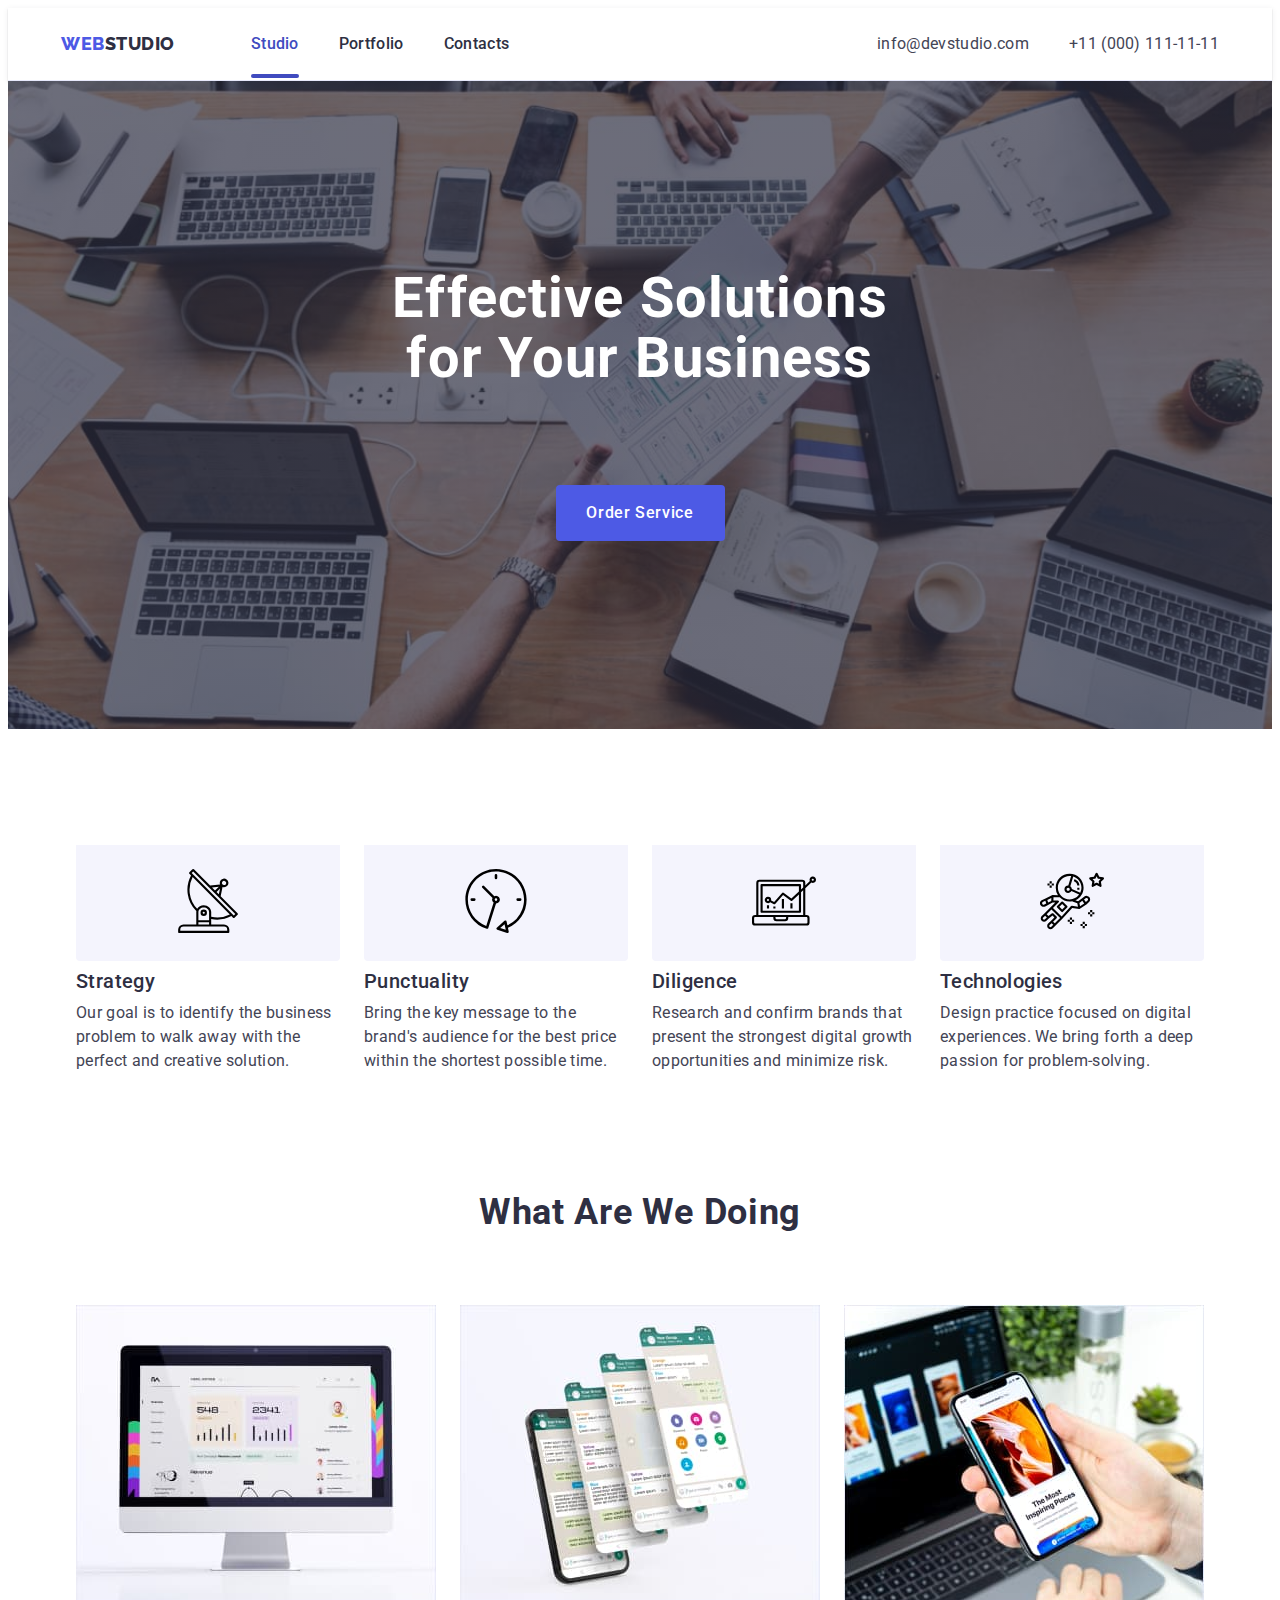
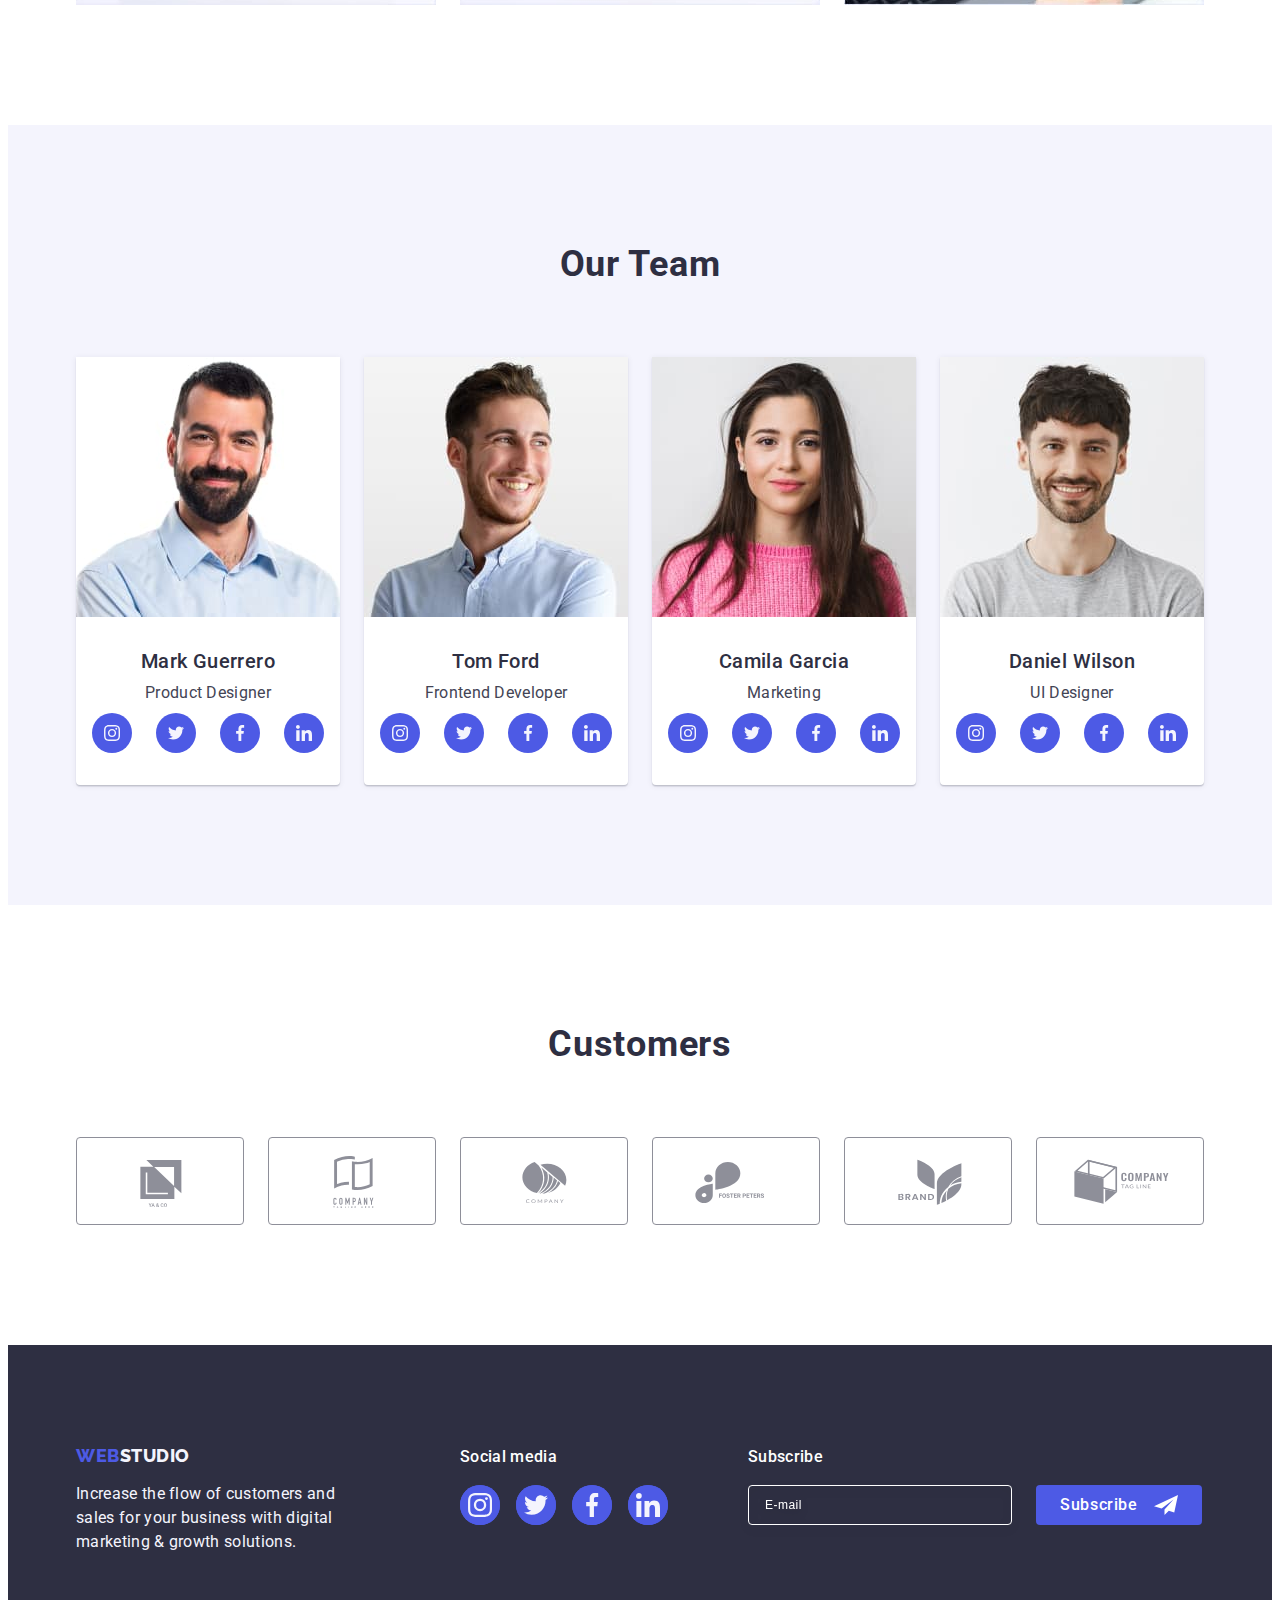
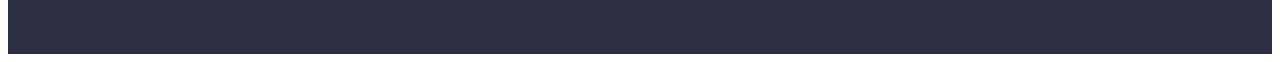
<file: index.html>
<!DOCTYPE html>
<html lang="en">
  <head>
    <meta charset="UTF-8" />
    <meta http-equiv="X-UA-Compatible" content="IE=edge" />
    <meta name="viewport" content="width=device-width, initial-scale=1.0" />

    <link rel="preconnect" href="https://fonts.googleapis.com" />
    <link rel="preconnect" href="https://fonts.gstatic.com" crossorigin />
    <link
      href="https://fonts.googleapis.com/css2?family=Raleway:wght@800&family=Roboto:wght@400;500;700&display=swap"
      rel="stylesheet"
    />
    <title>Main Page</title>
    <link
      rel="stylesheet"
      href="https://cdnjs.cloudflare.com/ajax/libs/modern-normalize/2.0.0/modern-normalize.min.css"
      integrity="sha512-4xo8blKMVCiXpTaLzQSLSw3KFOVPWhm/TRtuPVc4WG6kUgjH6J03IBuG7JZPkcWMxJ5huwaBpOpnwYElP/m6wg=="
      crossorigin="anonymous"
      referrerpolicy="no-referrer"
    />
    <link rel="stylesheet" href="./css/styles.css" />
  </head>

  <body>
    <header class="header">
      <div class="container header-container">
        <nav class="header-navigation">
          <a href="#" class="header-logo"
            >Web <span class="span">Studio</span></a
          >

          <ul class="header-menu">
            <li>
              <a href="./index.html" class="header-list-title active">Studio</a>
            </li>
            <li>
              <a href="./portfolio.html" class="header-list-title">Portfolio</a>
            </li>
            <li>
              <a href="" class="header-list-title">Contacts</a>
            </li>
          </ul>
        </nav>
        <address class="address">
          <ul class="address-list">
            <li>
              <a href="mailto:info@devstudio.com" class="address-title"
                >info@devstudio.com</a
              >
            </li>
            <li>
              <a href="tel:+110001111111" class="address-title"
                >+11 (000) 111-11-11</a
              >
            </li>
          </ul>
        </address>
      </div>
    </header>
    <main>
      <section class="hero">
        <div class="container hero-container">
          <h1 class="hero-title">Effective Solutions for Your Business</h1>
          <button class="hero-btn" type="button" data-modal-open>
            Order Service
          </button>
        </div>
      </section>

      <section class="qualities">
        <div class="container">
          <h2 class="visually-hidden">features</h2>
          <ul class="qualities-list">
            <li class="qualities-item">
              <div class="qualities-frame">
                <svg class="qualities-icon" width="64" height="64">
                  <use href="./images/icons.svg#icon-antenna-1"></use>
                </svg>
              </div>
              <h3 class="qualities-subtitle">Strategy</h3>
              <p class="qualities-paragraph">
                Our goal is to identify the business problem to walk away with
                the perfect and creative solution.
              </p>
            </li>
            <li class="qualities-item">
              <div class="qualities-frame">
                <svg class="qualities-icon" width="64" height="64">
                  <use href="./images/icons.svg#icon-clock-1"></use>
                </svg>
              </div>
              <h3 class="qualities-subtitle">Punctuality</h3>
              <p class="qualities-paragraph">
                Bring the key message to the brand's audience for the best price
                within the shortest possible time.
              </p>
            </li>
            <li class="qualities-item">
              <div class="qualities-frame">
                <svg class="qualities-icon" width="64" height="64">
                  <use href="./images/icons.svg#icon-diagram-1"></use>
                </svg>
              </div>
              <h3 class="qualities-subtitle">Diligence</h3>
              <p class="qualities-paragraph">
                Research and confirm brands that present the strongest digital
                growth opportunities and minimize risk.
              </p>
            </li>
            <li class="qualities-item">
              <div class="qualities-frame">
                <svg class="qualities-icon" width="64" height="64">
                  <use href="./images/icons.svg#icon-astronaut-1"></use>
                </svg>
              </div>
              <h3 class="qualities-subtitle">Technologies</h3>
              <p class="qualities-paragraph">
                Design practice focused on digital experiences. We bring forth a
                deep passion for problem-solving.
              </p>
            </li>
          </ul>
        </div>
      </section>

      <section class="doing">
        <div class="container">
          <h2 class="doing-title">What are we doing</h2>
          <ul class="doing-list">
            <li class="doing-item">
              <img src="./images/img1.jpg" alt="PC" width="360" />
            </li>
            <li class="doing-item">
              <img src="./images/img2.jpg" alt="Phone" width="360" />
            </li>
            <li class="doing-item">
              <img src="./images/img3.jpg" alt="Phone And Laptop" width="360" />
            </li>
          </ul>
        </div>
      </section>

      <section class="team">
        <div class="container">
          <h2 class="team-title">Our Team</h2>
          <ul class="team-list">
            <li class="team-item">
              <img
                src="./images/photo1.jpg"
                alt="Mark Guerrero Photo"
                width="264"
              />
              <div class="team-cont">
                <h3 class="team-subtitle">Mark Guerrero</h3>
                <p class="team-list-text">Product Designer</p>

                <ul class="team-icon-list">
                  <li class="team-icon-item">
                    <a
                      href=""
                      class="team-icon-link"
                      aria-label="Instagram"
                      target="_blank"
                      rel="noopener noreferrer"
                    >
                      <svg class="team-icon-svg" width="16" height="16">
                        <use href="./images/icons.svg#icon-instagram-2"></use>
                      </svg>
                    </a>
                  </li>
                  <li class="team-icon-item">
                    <a
                      href=""
                      class="team-icon-link"
                      aria-label="Twitter"
                      target="_blank"
                      rel="noopener noreferrer"
                    >
                      <svg class="team-icon-svg" width="16" height="16">
                        <use href="./images/icons.svg#icon-twitter-1"></use>
                      </svg>
                    </a>
                  </li>
                  <li class="team-icon-item">
                    <a
                      href=""
                      class="team-icon-link"
                      aria-label="Facebook"
                      target="_blank"
                      rel="noopener noreferrer"
                    >
                      <svg class="team-icon-svg" width="16" height="16">
                        <use href="./images/icons.svg#icon-facebook-1"></use>
                      </svg>
                    </a>
                  </li>
                  <li class="team-icon-item">
                    <a
                      href=""
                      class="team-icon-link"
                      aria-label="Linkedin"
                      target="_blank"
                      rel="noopener noreferrer"
                    >
                      <svg class="team-icon-svg" width="16" height="16">
                        <use href="./images/icons.svg#icon-linkedin-1"></use>
                      </svg>
                    </a>
                  </li>
                </ul>
              </div>
            </li>

            <li class="team-item">
              <img src="./images/photo2.jpg" alt="Tom Ford Photo" width="264" />
              <div class="team-cont">
                <h3 class="team-subtitle">Tom Ford</h3>
                <p class="team-list-text">Frontend Developer</p>

                <ul class="team-icon-list">
                  <li class="team-icon-item">
                    <a
                      href=""
                      class="team-icon-link"
                      aria-label="Instagram"
                      target="_blank"
                      rel="noopener noreferrer"
                    >
                      <svg class="team-icon-svg" width="16" height="16">
                        <use href="./images/icons.svg#icon-instagram-2"></use>
                      </svg>
                    </a>
                  </li>
                  <li class="team-icon-item">
                    <a
                      href=""
                      class="team-icon-link"
                      aria-label="Twitter"
                      target="_blank"
                      rel="noopener noreferrer"
                    >
                      <svg class="team-icon-svg" width="16" height="16">
                        <use href="./images/icons.svg#icon-twitter-1"></use>
                      </svg>
                    </a>
                  </li>
                  <li class="team-icon-item">
                    <a
                      href=""
                      class="team-icon-link"
                      aria-label="Facebook"
                      target="_blank"
                      rel="noopener noreferrer"
                    >
                      <svg class="team-icon-svg" width="16" height="16">
                        <use href="./images/icons.svg#icon-facebook-1"></use>
                      </svg>
                    </a>
                  </li>
                  <li class="team-icon-item">
                    <a
                      href=""
                      class="team-icon-link"
                      aria-label="Linkedin"
                      target="_blank"
                      rel="noopener noreferrer"
                    >
                      <svg class="team-icon-svg" width="16" height="16">
                        <use href="./images/icons.svg#icon-linkedin-1"></use>
                      </svg>
                    </a>
                  </li>
                </ul>
              </div>
            </li>
            <li class="team-item">
              <img
                src="./images/photo3.jpg"
                alt="Camila Garcia Photo"
                width="264"
              />
              <div class="team-cont">
                <h3 class="team-subtitle">Camila Garcia</h3>
                <p class="team-list-text">Marketing</p>

                <ul class="team-icon-list">
                  <li class="team-icon-item">
                    <a
                      href=""
                      class="team-icon-link"
                      aria-label="Instagram"
                      target="_blank"
                      rel="noopener noreferrer"
                    >
                      <svg class="team-icon-svg" width="16" height="16">
                        <use href="./images/icons.svg#icon-instagram-2"></use>
                      </svg>
                    </a>
                  </li>
                  <li class="team-icon-item">
                    <a
                      href=""
                      class="team-icon-link"
                      aria-label="Twitter"
                      target="_blank"
                      rel="noopener noreferrer"
                    >
                      <svg class="team-icon-svg" width="16" height="16">
                        <use href="./images/icons.svg#icon-twitter-1"></use>
                      </svg>
                    </a>
                  </li>
                  <li class="team-icon-item">
                    <a
                      href=""
                      class="team-icon-link"
                      aria-label="Facebook"
                      target="_blank"
                      rel="noopener noreferrer"
                    >
                      <svg class="team-icon-svg" width="16" height="16">
                        <use href="./images/icons.svg#icon-facebook-1"></use>
                      </svg>
                    </a>
                  </li>
                  <li class="team-icon-item">
                    <a
                      href=""
                      class="team-icon-link"
                      aria-label="Linkedin"
                      target="_blank"
                      rel="noopener noreferrer"
                    >
                      <svg class="team-icon-svg" width="16" height="16">
                        <use href="./images/icons.svg#icon-linkedin-1"></use>
                      </svg>
                    </a>
                  </li>
                </ul>
              </div>
            </li>
            <li class="team-item">
              <img
                src="./images/photo4.jpg"
                alt="Daniel Wilson Photo"
                width="264"
              />
              <div class="team-cont">
                <h3 class="team-subtitle">Daniel Wilson</h3>
                <p class="team-list-text">UI Designer</p>
                <ul class="team-icon-list">
                  <li class="team-icon-item">
                    <a
                      href=""
                      class="team-icon-link"
                      aria-label="Instagram"
                      target="_blank"
                      rel="noopener noreferrer"
                    >
                      <svg class="team-icon-svg" width="16" height="16">
                        <use href="./images/icons.svg#icon-instagram-2"></use>
                      </svg>
                    </a>
                  </li>
                  <li class="team-icon-item">
                    <a
                      href=""
                      class="team-icon-link"
                      aria-label="Twitter"
                      target="_blank"
                      rel="noopener noreferrer"
                    >
                      <svg class="team-icon-svg" width="16" height="16">
                        <use href="./images/icons.svg#icon-twitter-1"></use>
                      </svg>
                    </a>
                  </li>
                  <li class="team-icon-item">
                    <a
                      href=""
                      class="team-icon-link"
                      aria-label="Facebook"
                      target="_blank"
                      rel="noopener noreferrer"
                    >
                      <svg class="team-icon-svg" width="16" height="16">
                        <use href="./images/icons.svg#icon-facebook-1"></use>
                      </svg>
                    </a>
                  </li>
                  <li class="team-icon-item">
                    <a
                      href=""
                      class="team-icon-link"
                      aria-label="Linkedin"
                      target="_blank"
                      rel="noopener noreferrer"
                    >
                      <svg class="team-icon-svg" width="16" height="16">
                        <use href="./images/icons.svg#icon-linkedin-1"></use>
                      </svg>
                    </a>
                  </li>
                </ul>
              </div>
            </li>
          </ul>
        </div>
      </section>

      <section class="customers">
        <div class="container">
          <h2 class="customers-title">Customers</h2>
          <ul class="customers-list">
            <li class="customers-item">
              <a href="" class="customer-item-link">
                <svg class="customers-svg" width="104" height="56">
                  <use href="./images/icons.svg#icon-Logo"></use>
                </svg>
              </a>
            </li>
            <li class="customers-item">
              <a href="" class="customer-item-link">
                <svg class="customers-svg" width="104" height="56">
                  <use href="./images/icons.svg#icon-Logo-1"></use>
                </svg>
              </a>
            </li>
            <li class="customers-item">
              <a href="" class="customer-item-link">
                <svg class="customers-svg" width="104" height="56">
                  <use href="./images/icons.svg#icon-Logo-2"></use>
                </svg>
              </a>
            </li>
            <li class="customers-item">
              <a href="" class="customer-item-link">
                <svg class="customers-svg" width="104" height="56">
                  <use href="./images/icons.svg#icon-Logo-3"></use>
                </svg>
              </a>
            </li>
            <li class="customers-item">
              <a href="" class="customer-item-link">
                <svg class="customers-svg" width="104" height="56">
                  <use href="./images/icons.svg#icon-Logo-4"></use>
                </svg>
              </a>
            </li>
            <li class="customers-item">
              <a href="" class="customer-item-link">
                <svg class="customers-svg" width="104" height="56">
                  <use href="./images/icons.svg#icon-Logo-5"></use>
                </svg>
              </a>
            </li>
          </ul>
        </div>
      </section>
    </main>
    <footer class="footer">
      <div class="container footer-cont">
        <div class="footer-logo">
          <a class="footer-logo-link" href="./index.html"
            >Web<span class="footer-logo-span">Studio</span></a
          >

          <p class="footer-text">
            Increase the flow of customers and sales for your business with
            digital marketing & growth solutions.
          </p>
        </div>

        <div class="social">
          <p class="social-title">Social media</p>
          <ul class="social-list">
            <li class="social-list-item">
              <a
                href=""
                class="social-item-link"
                target="_blank"
                rel="noopener noreferrer"
              >
                <svg class="social-svg" width="24" height="24">
                  <use href="./images/icons.svg#icon-instagram-2 "></use>
                </svg>
              </a>
            </li>
            <li class="social-list-item">
              <a
                href=""
                class="social-item-link"
                target="_blank"
                rel="noopener noreferrer"
              >
                <svg class="social-svg" width="24" height="24">
                  <use href="./images/icons.svg#icon-twitter-1"></use>
                </svg>
              </a>
            </li>
            <li class="social-list-item">
              <a
                href=""
                class="social-item-link"
                target="_blank"
                rel="noopener noreferrer"
              >
                <svg class="social-svg" width="24" height="24">
                  <use href="./images/icons.svg#icon-facebook-1"></use>
                </svg>
              </a>
            </li>
            <li class="social-list-item">
              <a
                href=""
                class="social-item-link"
                target="_blank"
                rel="noopener noreferrer"
              >
                <svg class="social-svg" width="24" height="24">
                  <use href="./images/icons.svg#icon-linkedin-1"></use>
                </svg>
              </a>
            </li>
          </ul>
        </div>

        <div class="sub-container">
          <p class="sub-text">Subscribe</p>
          <form class="sub-form" name="subscribe" autocomplete="off" novalidate>
            <label class="sub-label" for="subscribe-email">
              <input
                class="sub-input"
                name="subscribe-input"
                id="subscribe-email"
                type="email"
                placeholder="E-mail"
              />
            </label>
            <button class="sub-btn" type="submit">
              Subscribe
              <svg class="sub-icon" width="24" height="24">
                <use href="./images/icons.svg#icon-subscribe"></use>
              </svg>
            </button>
          </form>
        </div>
      </div>
    </footer>
    <!--!==================== MODAL ====================-->
    <div class="backdrop is-hidden" data-modal>
      <div class="modal">
        <button class="modal-btn-close" type="button" data-modal-close>
          <svg class="close-icon" width="8" height="8">
            <use href="./images/icons.svg#icon-close-modal"></use>
          </svg>
        </button>
        <p class="modal-title">Leave your contacts and we will call you back</p>
        <form class="modal-form">
          <div class="modal-field">
            <label for="user-name" class="modal-label">Name</label>

            <div class="input-wrap">
              <input
                name="user-name"
                type="text"
                class="modal-input"
                id="user-name"
                placeholder=""
              />
              <svg class="modal-svg" width="18" height="24">
                <use href="./images/icons.svg#icon-modal-person"></use>
              </svg>
            </div>
          </div>
          <div class="modal-field">
            <label for="user-phone" class="modal-label">Phone</label>
            <div class="input-wrap">
              <input
                name="user-tel"
                type="tel"
                class="modal-input"
                id="user-phone"
                placeholder=""
              />
              <svg class="modal-svg" width="18" height="24">
                <use href="./images/icons.svg#icon-modal-phone"></use>
              </svg>
            </div>
          </div>
          <div class="modal-field">
            <label for="user-mail" class="modal-label">Email</label>
            <div class="input-wrap">
              <input
                name="user-mail"
                type="text"
                class="modal-input"
                id="user-mail"
                placeholder=""
              />
              <svg class="modal-svg" width="18" height="24">
                <use href="./images/icons.svg#icon-modal-mail"></use>
              </svg>
            </div>
          </div>

          <div class="modal-field modal-comment">
            <label class="modal-label" for="user-comment">Comment</label>
            <textarea
              class="modal-textarea"
              name="user-comment"
              id="user-comment"
              placeholder="Text input"
            ></textarea>
          </div>
          <div class="modal-field modal-comment-check">
            <input
              type="checkbox"
              name="user-privacy"
              id="user-privacy"
              class="input-check visually-hidden"
              value="true"
            />
            <label class="check-label" for="user-privacy"
              ><span class="check-text"
                ><svg class="check-icon" width="10" height="8">
                  <use href="./images/icons.svg#icon-modal-vector"></use></svg
              ></span>
              I accept the terms and conditions of the
              <a class="user-privacy" href="">Privacy Policy</a>
            </label>
          </div>
          <button class="submit-btn" type="submit">Send</button>
        </form>
      </div>
    </div>
    <script src="./js/modal.js"></script>
  </body>
</html>
</file>
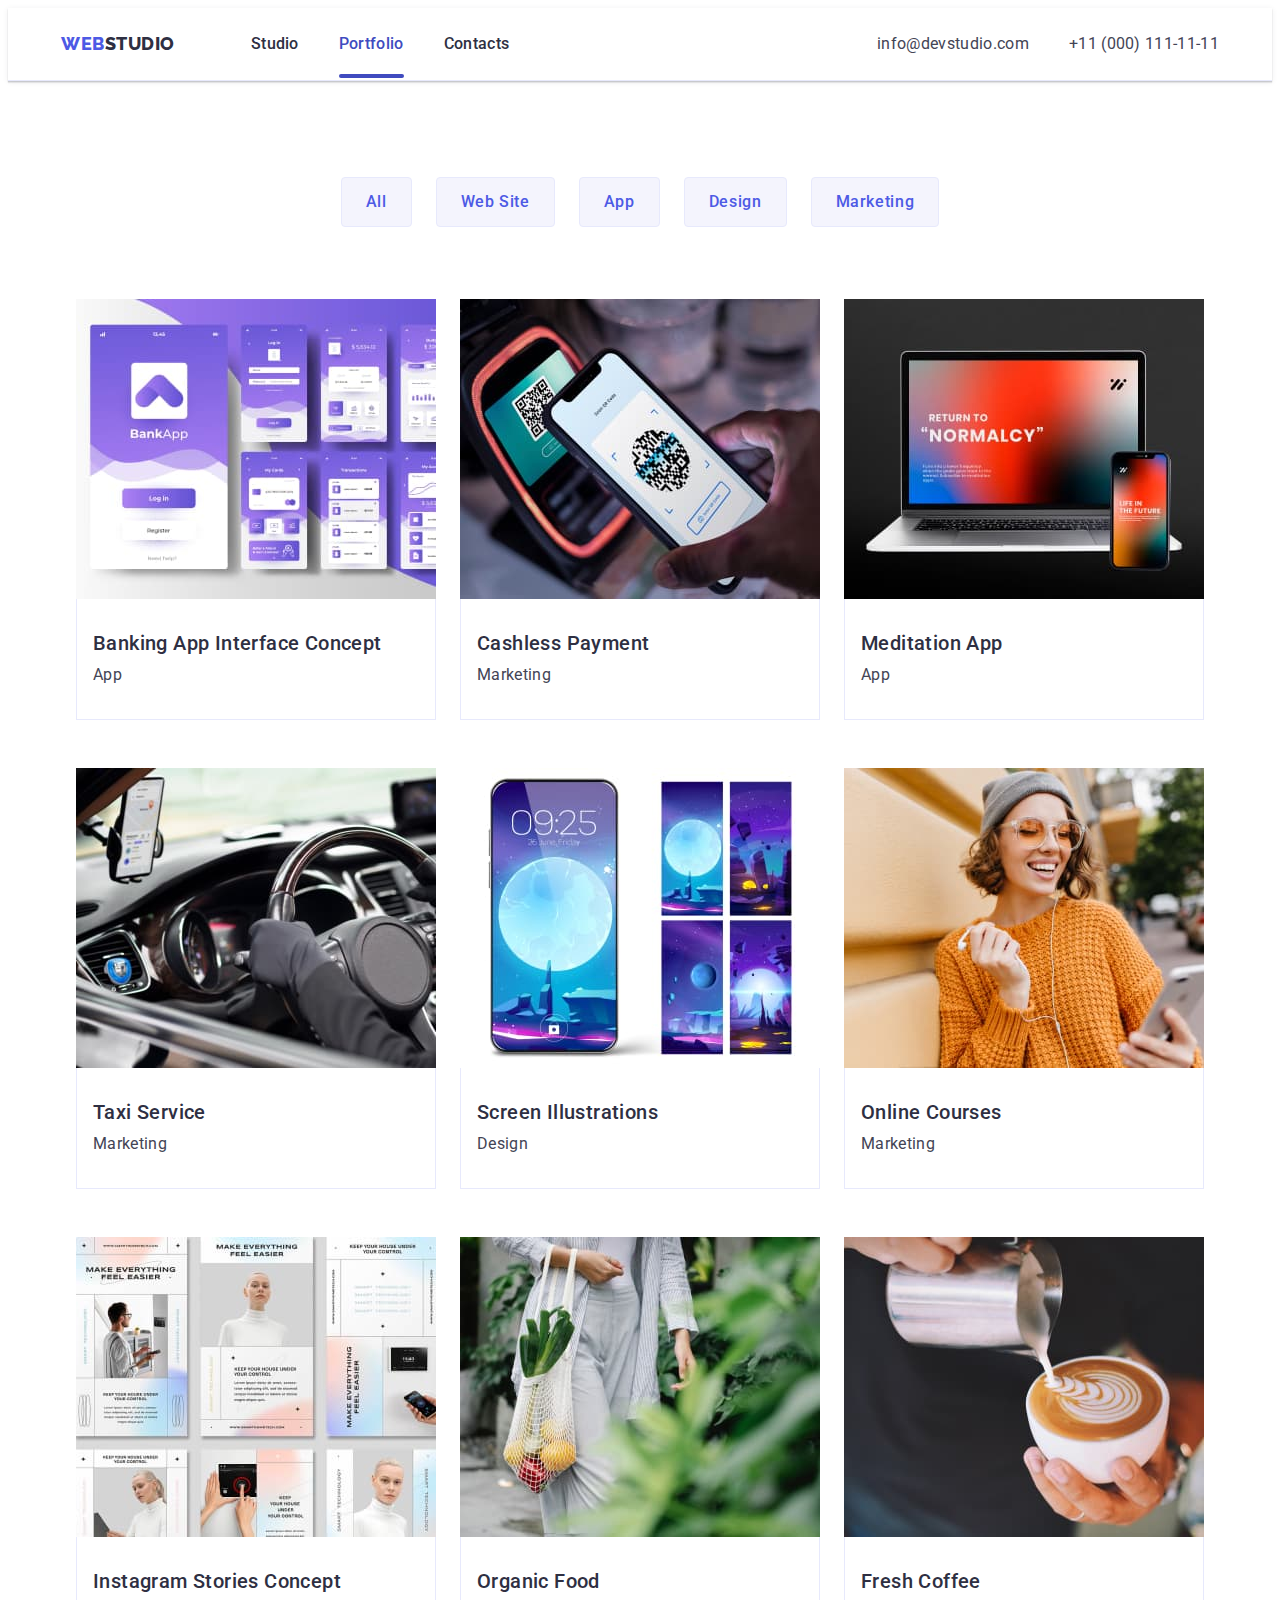
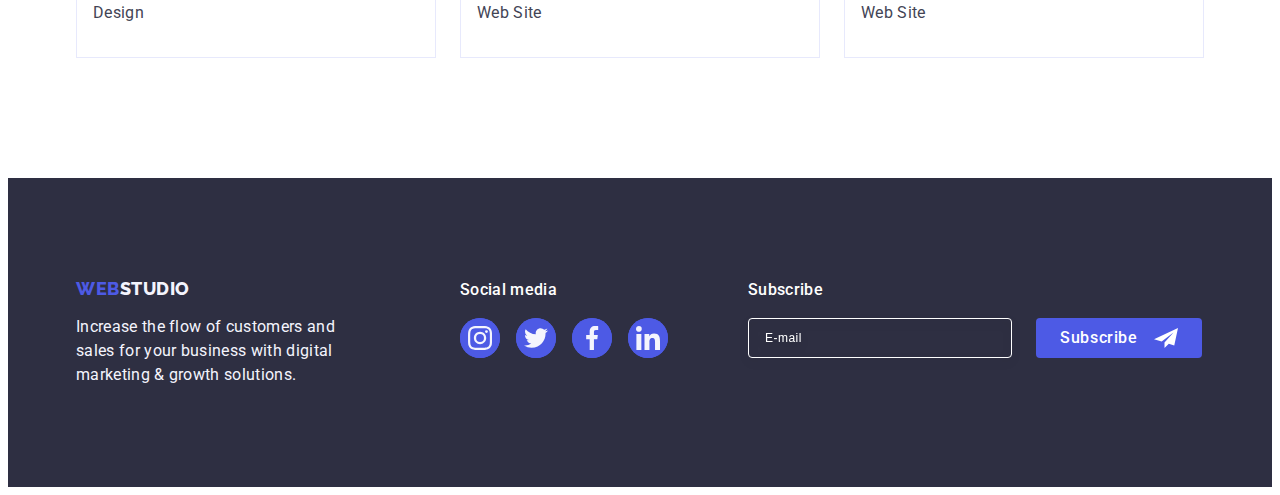
<file: portfolio.html>
<!DOCTYPE html>
<html lang="en">
  <head>
    <meta charset="UTF-8" />
    <meta http-equiv="X-UA-Compatible" content="IE=edge" />
    <meta name="viewport" content="width=device-width, initial-scale=1.0" />

    <link rel="preconnect" href="https://fonts.googleapis.com" />
    <link rel="preconnect" href="https://fonts.gstatic.com" crossorigin />
    <link
      href="https://fonts.googleapis.com/css2?family=Raleway:wght@800&family=Roboto:wght@400;500;700&display=swap"
      rel="stylesheet"
    />
    <title>Portfolio</title>
    <link
      rel="stylesheet"
      href="https://cdnjs.cloudflare.com/ajax/libs/modern-normalize/2.0.0/modern-normalize.min.css"
      integrity="sha512-4xo8blKMVCiXpTaLzQSLSw3KFOVPWhm/TRtuPVc4WG6kUgjH6J03IBuG7JZPkcWMxJ5huwaBpOpnwYElP/m6wg=="
      crossorigin="anonymous"
      referrerpolicy="no-referrer"
    />
    <link rel="stylesheet" href="./css/styles.css" />
  </head>

  <body>
    <header class="header">
      <div class="container header-container">
        <nav class="header-navigation">
          <a href="#" class="header-logo"
            >Web <span class="span">Studio</span></a
          >

          <ul class="header-menu">
            <li>
              <a href="./index.html" class="header-list-title">Studio</a>
            </li>
            <li>
              <a href="./portfolio.html" class="header-list-title active"
                >Portfolio</a
              >
            </li>
            <li>
              <a href="" class="header-list-title">Contacts</a>
            </li>
          </ul>
        </nav>
        <address class="address">
          <ul class="address-list">
            <li>
              <a href="mailto:info@devstudio.com" class="address-title"
                >info@devstudio.com</a
              >
            </li>
            <li>
              <a href="tel:+110001111111" class="address-title"
                >+11 (000) 111-11-11</a
              >
            </li>
          </ul>
        </address>
      </div>
    </header>
    <main>
      <section class="portfolio">
        <div class="container portfolio-container">
          <h1 class="visually-hidden">Portfolio Title</h1>
          <ul class="btn-list">
            <li>
              <button class="portfolio-btn" type="button">All</button>
            </li>
            <li>
              <button class="portfolio-btn" type="button">Web Site</button>
            </li>
            <li>
              <button class="portfolio-btn" type="button">App</button>
            </li>
            <li>
              <button class="portfolio-btn" type="button">Design</button>
            </li>
            <li>
              <button class="portfolio-btn" type="button">Marketing</button>
            </li>
          </ul>

          <ul class="portfolio-list">
            <li class="portfolio-list-item">
              <a class="portfolio-list-link" href="#">
                <div class="portfolio-list-image">
                  <img
                    src="./images/Banking.jpg"
                    alt="Banking App"
                    width="360"
                  />
                  <p class="portfolio-list-anim">
                    14 Stylish and User-Friendly App Design Concepts · Task
                    Manager App · Calorie Tracker App · Exotic Fruit Ecommerce
                    App · Cloud Storage App
                  </p>
                </div>
                <div class="prtf-list-class">
                  <h2 class="portfolio-list-subtitle">
                    Banking App Interface Concept
                  </h2>
                  <p class="portfolio-list-text">App</p>
                </div>
              </a>
            </li>
            <li class="portfolio-list-item">
              <a class="portfolio-list-link" href="#">
                <div class="portfolio-list-image">
                  <img
                    src="./images/Cashless.jpg"
                    alt="Cashless Payment"
                    width="360"
                  />
                  <p class="portfolio-list-anim">
                    14 Stylish and User-Friendly App Design Concepts · Task
                    Manager App · Calorie Tracker App · Exotic Fruit Ecommerce
                    App · Cloud Storage App
                  </p>
                </div>

                <div class="prtf-list-class">
                  <h2 class="portfolio-list-subtitle">Cashless Payment</h2>
                  <p class="portfolio-list-text">Marketing</p>
                </div>
              </a>
            </li>
            <li class="portfolio-list-item">
              <a class="portfolio-list-link" href="#">
                <div class="portfolio-list-image">
                  <img
                    src="./images/App.jpg"
                    alt="Laptop With Phone"
                    width="360"
                  />
                  <p class="portfolio-list-anim">
                    14 Stylish and User-Friendly App Design Concepts · Task
                    Manager App · Calorie Tracker App · Exotic Fruit Ecommerce
                    App · Cloud Storage App
                  </p>
                </div>

                <div class="prtf-list-class">
                  <h2 class="portfolio-list-subtitle">Meditation App</h2>
                  <p class="portfolio-list-text">App</p>
                </div>
              </a>
            </li>
            <li class="portfolio-list-item">
              <a class="portfolio-list-link" href="#">
                <div class="portfolio-list-image">
                  <img src="./images/Taxi.jpg" alt="Taxi" width="360" />
                  <p class="portfolio-list-anim">
                    14 Stylish and User-Friendly App Design Concepts · Task
                    Manager App · Calorie Tracker App · Exotic Fruit Ecommerce
                    App · Cloud Storage App
                  </p>
                </div>
                <div class="prtf-list-class">
                  <h2 class="portfolio-list-subtitle">Taxi Service</h2>
                  <p class="portfolio-list-text">Marketing</p>
                </div>
              </a>
            </li>
            <li class="portfolio-list-item">
              <a class="portfolio-list-link" href="#">
                <div class="portfolio-list-image">
                  <img
                    src="./images/Screens.jpg"
                    alt="Screen Illustrations"
                    width="360"
                  />
                  <p class="portfolio-list-anim">
                    14 Stylish and User-Friendly App Design Concepts · Task
                    Manager App · Calorie Tracker App · Exotic Fruit Ecommerce
                    App · Cloud Storage App
                  </p>
                </div>

                <div class="prtf-list-class">
                  <h2 class="portfolio-list-subtitle">Screen Illustrations</h2>
                  <p class="portfolio-list-text">Design</p>
                </div>
              </a>
            </li>
            <li class="portfolio-list-item">
              <a class="portfolio-list-link" href="#">
                <div class="portfolio-list-image">
                  <img src="./images/Girl1.jpg" alt="Girl" width="360" />
                  <p class="portfolio-list-anim">
                    14 Stylish and User-Friendly App Design Concepts · Task
                    Manager App · Calorie Tracker App · Exotic Fruit Ecommerce
                    App · Cloud Storage App
                  </p>
                </div>

                <div class="prtf-list-class">
                  <h2 class="portfolio-list-subtitle">Online Courses</h2>
                  <p class="portfolio-list-text">Marketing</p>
                </div>
              </a>
            </li>
            <li class="portfolio-list-item">
              <a class="portfolio-list-link" href="#">
                <div class="portfolio-list-image">
                  <img
                    src="./images/Instastories.jpg"
                    alt="Screenshots"
                    width="360"
                  />
                  <p class="portfolio-list-anim">
                    14 Stylish and User-Friendly App Design Concepts · Task
                    Manager App · Calorie Tracker App · Exotic Fruit Ecommerce
                    App · Cloud Storage App
                  </p>
                </div>

                <div class="prtf-list-class">
                  <h2 class="portfolio-list-subtitle">
                    Instagram Stories Concept
                  </h2>
                  <p class="portfolio-list-text">Design</p>
                </div>
              </a>
            </li>
            <li class="portfolio-list-item">
              <a class="portfolio-list-link" href="#">
                <div class="portfolio-list-image">
                  <img
                    src="./images/Organic.jpg"
                    alt="Organic Food"
                    width="360"
                  />
                  <p class="portfolio-list-anim">
                    14 Stylish and User-Friendly App Design Concepts · Task
                    Manager App · Calorie Tracker App · Exotic Fruit Ecommerce
                    App · Cloud Storage App
                  </p>
                </div>

                <div class="prtf-list-class">
                  <h2 class="portfolio-list-subtitle">Organic Food</h2>
                  <p class="portfolio-list-text">Web Site</p>
                </div>
              </a>
            </li>
            <li class="portfolio-list-item">
              <a class="portfolio-list-link" href="#">
                <div class="portfolio-list-image">
                  <img
                    src="./images/Cofee.jpg"
                    alt="Cup Of Coffee"
                    width="360"
                  />
                  <p class="portfolio-list-anim">
                    14 Stylish and User-Friendly App Design Concepts · Task
                    Manager App · Calorie Tracker App · Exotic Fruit Ecommerce
                    App · Cloud Storage App
                  </p>
                </div>

                <div class="prtf-list-class">
                  <h2 class="portfolio-list-subtitle">Fresh Coffee</h2>
                  <p class="portfolio-list-text">Web Site</p>
                </div>
              </a>
            </li>
          </ul>
        </div>
      </section>
    </main>
    <footer class="footer">
      <div class="container footer-cont">
        <div class="footer-logo">
          <a class="footer-logo-link" href="./index.html"
            >Web<span class="footer-logo-span">Studio</span></a
          >

          <p class="footer-text">
            Increase the flow of customers and sales for your business with
            digital marketing & growth solutions.
          </p>
        </div>

        <div class="social">
          <p class="social-title">Social media</p>
          <ul class="social-list">
            <li class="social-list-item">
              <a
                href=""
                class="social-item-link"
                target="_blank"
                rel="noopener noreferrer"
              >
                <svg class="social-svg" width="24" height="24">
                  <use href="./images/icons.svg#icon-instagram-2 "></use>
                </svg>
              </a>
            </li>
            <li class="social-list-item">
              <a
                href=""
                class="social-item-link"
                target="_blank"
                rel="noopener noreferrer"
              >
                <svg class="social-svg" width="24" height="24">
                  <use href="./images/icons.svg#icon-twitter-1"></use>
                </svg>
              </a>
            </li>
            <li class="social-list-item">
              <a
                href=""
                class="social-item-link"
                target="_blank"
                rel="noopener noreferrer"
              >
                <svg class="social-svg" width="24" height="24">
                  <use href="./images/icons.svg#icon-facebook-1"></use>
                </svg>
              </a>
            </li>
            <li class="social-list-item">
              <a
                href=""
                class="social-item-link"
                target="_blank"
                rel="noopener noreferrer"
              >
                <svg class="social-svg" width="24" height="24">
                  <use href="./images/icons.svg#icon-linkedin-1"></use>
                </svg>
              </a>
            </li>
          </ul>
        </div>

        <div class="sub-container">
          <p class="sub-text">Subscribe</p>
          <form class="sub-form" name="subscribe" autocomplete="off" novalidate>
            <label class="sub-label" for="subscribe-email">
              <input
                class="sub-input"
                name="subscribe-input"
                id="subscribe-email"
                type="email"
                
              placeholder="E-mail"
              />
            </label>
            <button class="sub-btn" type="submit">
              Subscribe
              <svg class="sub-icon" width="24" height="24">
                <use href="./images/icons.svg#icon-subscribe"></use>
              </svg>
            </button>
          </form>
        </div>
      </div>
    </footer>
  </body>
</html>
</file>
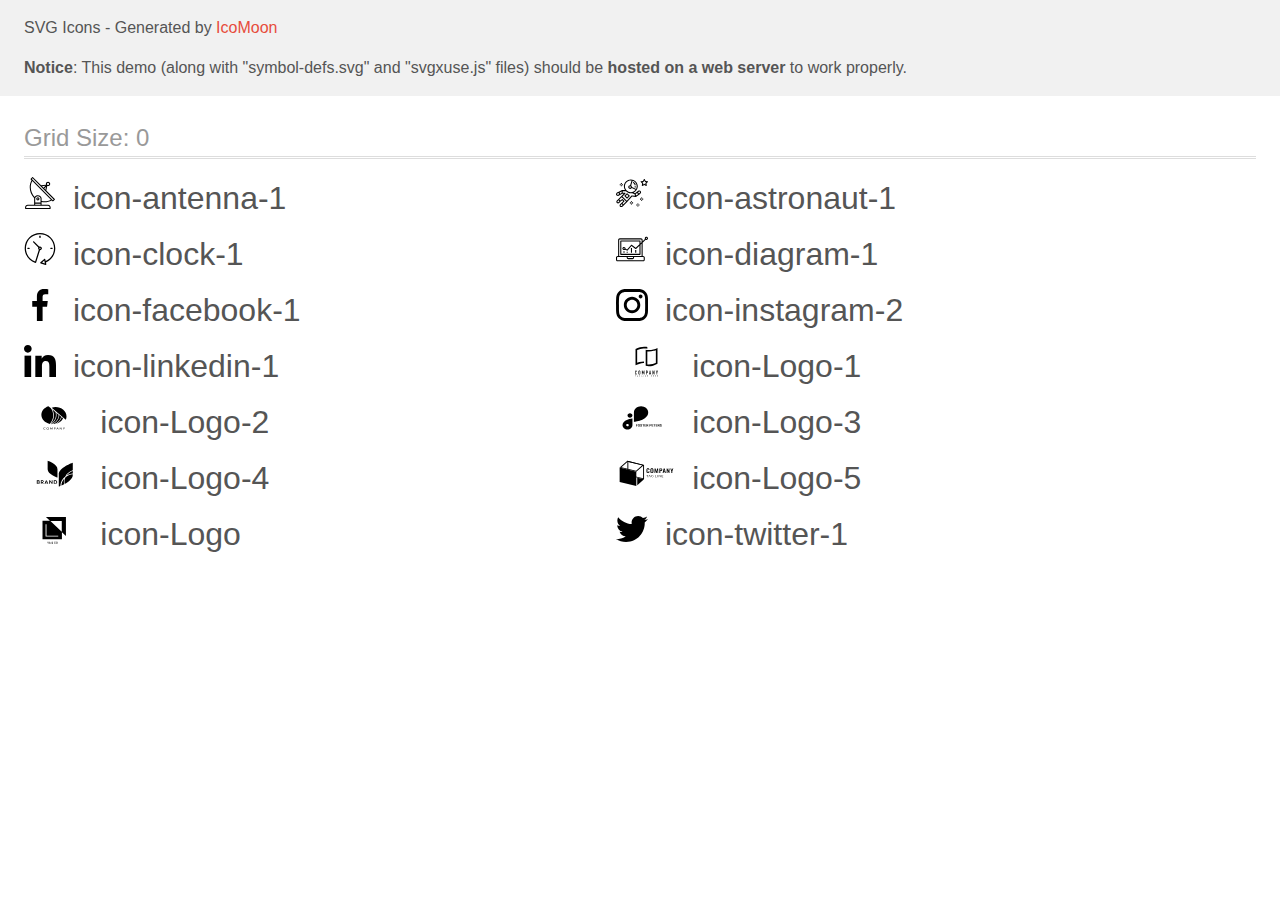
<file: images/icomoon/demo-external-svg.html>
<!doctype html>
<html>
<head>
    <title>IcoMoon - SVG Icons</title>
    <meta charset="utf-8">
    <meta name="viewport" content="width=device-width, initial-scale=1">
    <link rel="stylesheet" href="demo-files/demo.css">
    <link rel="stylesheet" href="style.css">
</head>
<body>
<header class="bgc1 clearfix">
<div class="mhl">
    <p>SVG Icons - Generated by <a href="https://icomoon.io/app">IcoMoon</a></p><p><strong>Notice</strong>: This demo (along with "symbol-defs.svg" and "svgxuse.js" files) should be <b>hosted on a web server</b> to work properly.</p>
</div>
</header>
    <div class="clearfix mhl ptl">
        <h1 class="mvm mtn fgc1">Grid Size: 0</h1>
        <div class="glyph fs1">
            <div class="clearfix pbs">
                <svg class="icon icon-antenna-1"><use xlink:href="symbol-defs.svg#icon-antenna-1"></use></svg><span class="name"> icon-antenna-1</span>
            </div>
        </div>
        <div class="glyph fs1">
            <div class="clearfix pbs">
                <svg class="icon icon-astronaut-1"><use xlink:href="symbol-defs.svg#icon-astronaut-1"></use></svg><span class="name"> icon-astronaut-1</span>
            </div>
        </div>
        <div class="glyph fs1">
            <div class="clearfix pbs">
                <svg class="icon icon-clock-1"><use xlink:href="symbol-defs.svg#icon-clock-1"></use></svg><span class="name"> icon-clock-1</span>
            </div>
        </div>
        <div class="glyph fs1">
            <div class="clearfix pbs">
                <svg class="icon icon-diagram-1"><use xlink:href="symbol-defs.svg#icon-diagram-1"></use></svg><span class="name"> icon-diagram-1</span>
            </div>
        </div>
        <div class="glyph fs1">
            <div class="clearfix pbs">
                <svg class="icon icon-facebook-1"><use xlink:href="symbol-defs.svg#icon-facebook-1"></use></svg><span class="name"> icon-facebook-1</span>
            </div>
        </div>
        <div class="glyph fs1">
            <div class="clearfix pbs">
                <svg class="icon icon-instagram-2"><use xlink:href="symbol-defs.svg#icon-instagram-2"></use></svg><span class="name"> icon-instagram-2</span>
            </div>
        </div>
        <div class="glyph fs1">
            <div class="clearfix pbs">
                <svg class="icon icon-linkedin-1"><use xlink:href="symbol-defs.svg#icon-linkedin-1"></use></svg><span class="name"> icon-linkedin-1</span>
            </div>
        </div>
        <div class="glyph fs1">
            <div class="clearfix pbs">
                <svg class="icon icon-Logo-1"><use xlink:href="symbol-defs.svg#icon-Logo-1"></use></svg><span class="name"> icon-Logo-1</span>
            </div>
        </div>
        <div class="glyph fs1">
            <div class="clearfix pbs">
                <svg class="icon icon-Logo-2"><use xlink:href="symbol-defs.svg#icon-Logo-2"></use></svg><span class="name"> icon-Logo-2</span>
            </div>
        </div>
        <div class="glyph fs1">
            <div class="clearfix pbs">
                <svg class="icon icon-Logo-3"><use xlink:href="symbol-defs.svg#icon-Logo-3"></use></svg><span class="name"> icon-Logo-3</span>
            </div>
        </div>
        <div class="glyph fs1">
            <div class="clearfix pbs">
                <svg class="icon icon-Logo-4"><use xlink:href="symbol-defs.svg#icon-Logo-4"></use></svg><span class="name"> icon-Logo-4</span>
            </div>
        </div>
        <div class="glyph fs1">
            <div class="clearfix pbs">
                <svg class="icon icon-Logo-5"><use xlink:href="symbol-defs.svg#icon-Logo-5"></use></svg><span class="name"> icon-Logo-5</span>
            </div>
        </div>
        <div class="glyph fs1">
            <div class="clearfix pbs">
                <svg class="icon icon-Logo"><use xlink:href="symbol-defs.svg#icon-Logo"></use></svg><span class="name"> icon-Logo</span>
            </div>
        </div>
        <div class="glyph fs1">
            <div class="clearfix pbs">
                <svg class="icon icon-twitter-1"><use xlink:href="symbol-defs.svg#icon-twitter-1"></use></svg><span class="name"> icon-twitter-1</span>
            </div>
        </div>
  </div>
<script defer src="svgxuse.js"></script>
</body>
</html>
</file>
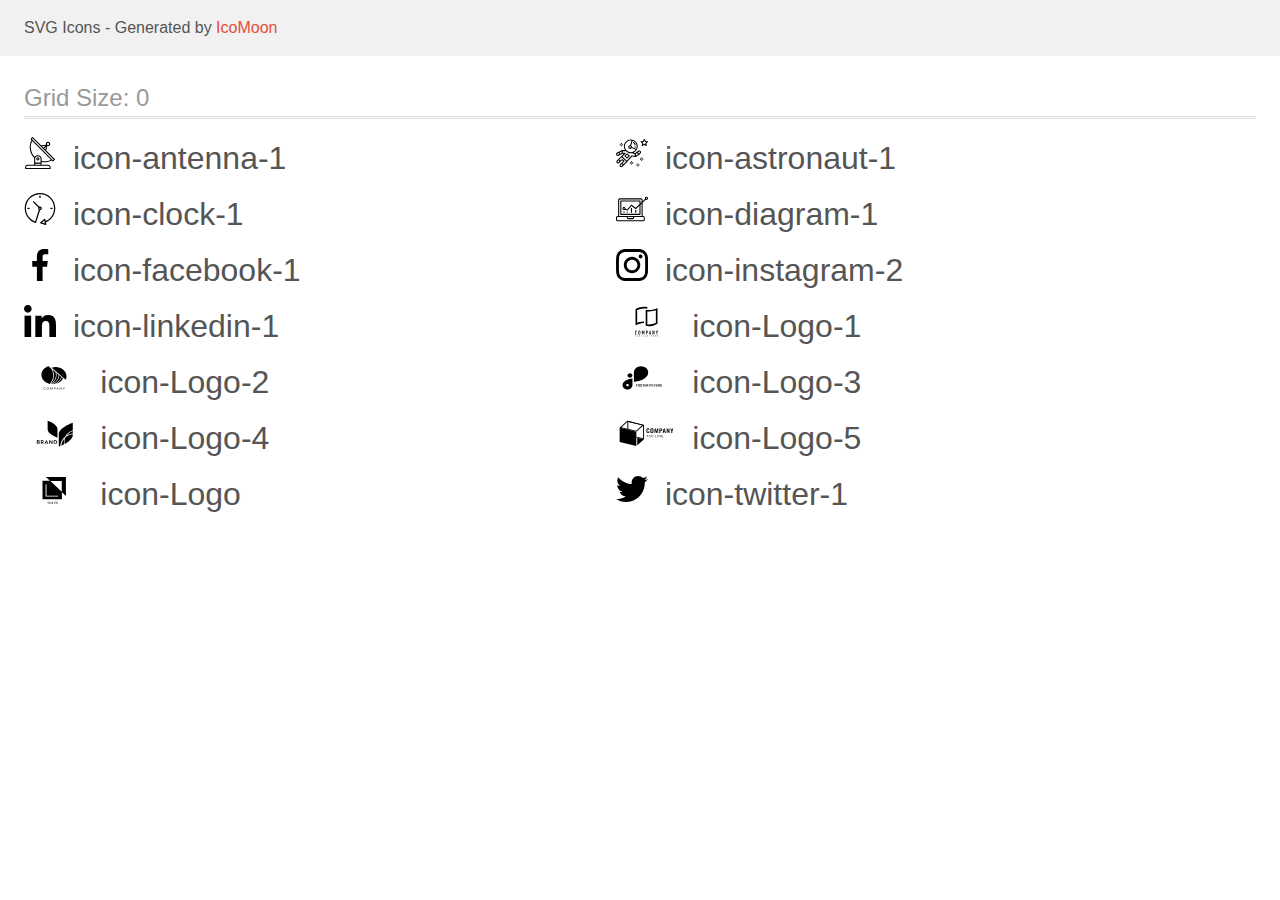
<file: images/icomoon/demo.html>
<!doctype html>
<html>
<head>
    <title>IcoMoon - SVG Icons</title>
    <meta charset="utf-8">
    <meta name="viewport" content="width=device-width, initial-scale=1">
    <link rel="stylesheet" href="demo-files/demo.css">
    <link rel="stylesheet" href="style.css">
</head>
<body>
<svg aria-hidden="true" style="position: absolute; width: 0; height: 0; overflow: hidden;" version="1.1" xmlns="http://www.w3.org/2000/svg" xmlns:xlink="http://www.w3.org/1999/xlink">
<defs>
<symbol id="icon-antenna-1" viewBox="0 0 32 32">
<path d="M30.773 22.098l-8.443-8.505 0.937-4.615c0.242 0.094 0.499 0.144 0.758 0.146h0.006c1.192 0.014 2.17-0.941 2.184-2.133s-0.941-2.17-2.133-2.184c-1.192-0.014-2.17 0.941-2.184 2.133-0.003 0.255 0.039 0.509 0.125 0.749l-4.96 0.605-8.091-8.133c-0.099-0.101-0.235-0.159-0.377-0.16-0.14 0.001-0.274 0.056-0.373 0.155l-1.513 1.504c-0.208 0.208-0.208 0.546 0 0.754l0.814 0.826c-3.153 5.798-2.129 12.978 2.519 17.663 0.043 0.041 0.092 0.074 0.146 0.098-0.034 0.18-0.051 0.364-0.052 0.547v6.187h-6.4c-1.472 0.002-2.665 1.195-2.667 2.667v1.067c0 0.295 0.239 0.533 0.533 0.533h24.533c0.295 0 0.533-0.239 0.533-0.533v-1.067c-0.002-1.472-1.195-2.665-2.667-2.667h-6.4v-2.742c1.003 0.21 2.024 0.317 3.049 0.32 2.458-0.003 4.877-0.615 7.040-1.783l0.818 0.823c0.099 0.101 0.235 0.159 0.377 0.16 0.14-0.001 0.274-0.056 0.373-0.155l1.513-1.504c0.208-0.208 0.208-0.546 0-0.754zM23.28 6.233c0.418-0.415 1.093-0.414 1.509 0.004s0.414 1.093-0.004 1.508c-0.2 0.199-0.47 0.31-0.752 0.31h-0.003c-0.589-0.003-1.064-0.483-1.061-1.072 0.002-0.282 0.115-0.552 0.314-0.751h-0.002zM22.024 9.738l-0.598 2.946-1.175-1.182 1.774-1.763zM21.419 8.836l-1.92 1.909-1.485-1.493 3.405-0.415zM24.004 28.8c0.884 0 1.6 0.716 1.6 1.6v0.533h-23.467v-0.533c0-0.884 0.716-1.6 1.6-1.6h20.267zM16.537 26.667v1.067h-5.333v-1.067h5.333zM11.204 25.6v-4.053c0-1.294 1.196-2.347 2.667-2.347s2.667 1.053 2.667 2.347v4.053h-5.333zM17.604 23.904v-2.357c0-1.882-1.675-3.413-3.733-3.413-1.331-0.020-2.576 0.657-3.281 1.786-4.058-4.274-4.971-10.645-2.279-15.887l18.602 18.708c-2.872 1.461-6.165 1.873-9.309 1.163zM28.893 23.22l-21.057-21.181 0.755-0.752 7.935 7.98c0.004 0 0.006 0.007 0.010 0.010l13.115 13.191-0.757 0.752z"></path>
<path d="M13.876 20.267h-0.005c-0.884-0.001-1.601 0.714-1.602 1.598s0.714 1.601 1.598 1.602h0.005c0.884 0.001 1.601-0.714 1.602-1.598s-0.714-1.601-1.598-1.602zM14.249 22.245c-0.1 0.1-0.236 0.156-0.378 0.155-0.295-0.002-0.532-0.242-0.531-0.536 0.001-0.141 0.057-0.276 0.157-0.375s0.233-0.154 0.373-0.155c0.295 0.002 0.532 0.242 0.531 0.536-0.001 0.141-0.057 0.276-0.157 0.375h0.005z"></path>
</symbol>
<symbol id="icon-astronaut-1" viewBox="0 0 32 32">
<path d="M31.974 4.524c-0.063-0.193-0.229-0.333-0.43-0.363l-1.91-0.278-0.855-1.731c-0.179-0.365-0.777-0.365-0.956 0l-0.855 1.731-1.91 0.278c-0.201 0.029-0.367 0.17-0.431 0.363-0.062 0.193-0.011 0.405 0.135 0.547l1.383 1.348-0.326 1.903c-0.034 0.2 0.048 0.402 0.212 0.522 0.166 0.121 0.382 0.135 0.562 0.040l1.709-0.899 1.709 0.899c0.078 0.041 0.164 0.061 0.249 0.061 0.11 0 0.221-0.034 0.314-0.102 0.164-0.119 0.246-0.322 0.212-0.522l-0.326-1.903 1.383-1.348c0.145-0.142 0.197-0.354 0.135-0.547zM29.511 5.851c-0.125 0.122-0.183 0.299-0.153 0.472l0.191 1.114-1-0.526c-0.078-0.041-0.163-0.061-0.249-0.061s-0.17 0.020-0.249 0.061l-1.001 0.526 0.191-1.114c0.030-0.173-0.028-0.349-0.153-0.472l-0.81-0.789 1.119-0.163c0.174-0.025 0.324-0.134 0.402-0.292l0.5-1.013 0.5 1.013c0.078 0.157 0.228 0.267 0.402 0.292l1.119 0.163-0.809 0.789z"></path>
<path d="M26.133 20.522h-1.067v1.067h1.067v-1.067z"></path>
<path d="M26.133 22.656h-1.067v1.067h1.067v-1.067z"></path>
<path d="M27.2 21.589h-1.067v1.067h1.067v-1.067z"></path>
<path d="M25.067 21.589h-1.067v1.067h1.067v-1.067z"></path>
<path d="M22.4 26.389h-1.067v1.067h1.067v-1.067z"></path>
<path d="M22.4 28.522h-1.067v1.067h1.067v-1.067z"></path>
<path d="M23.467 27.456h-1.067v1.067h1.067v-1.067z"></path>
<path d="M21.333 27.456h-1.067v1.067h1.067v-1.067z"></path>
<path d="M16 24.256h-1.067v1.067h1.067v-1.067z"></path>
<path d="M16 26.389h-1.067v1.067h1.067v-1.067z"></path>
<path d="M17.067 25.322h-1.067v1.067h1.067v-1.067z"></path>
<path d="M14.933 25.322h-1.067v1.067h1.067v-1.067z"></path>
<path d="M5.867 6.122h-1.067v1.067h1.067v-1.067z"></path>
<path d="M5.867 8.255h-1.067v1.067h1.067v-1.067z"></path>
<path d="M6.933 7.189h-1.067v1.067h1.067v-1.067z"></path>
<path d="M4.8 7.189h-1.067v1.067h1.067v-1.067z"></path>
<path d="M24.715 14.159c-0.287-0.388-0.709-0.637-1.188-0.705-0.481-0.068-0.956 0.058-1.34 0.352l-1.252 0.96-1.898 1.417-1.358-0.541c2.421-1.086 4.114-3.508 4.114-6.32 0-3.823-3.123-6.933-6.961-6.933s-6.961 3.11-6.961 6.933c0 1.386 0.414 2.674 1.12 3.758l-2.764-0.024c-0.002 0-0.003 0-0.005 0-0.009 0-0.015 0.004-0.023 0.005-0.053 0.002-0.105 0.013-0.155 0.031-0.013 0.005-0.026 0.008-0.038 0.013-0.006 0.003-0.013 0.003-0.019 0.006l-3.233 1.596c-0.001 0-0.001 0-0.001 0.001l-1.893 0.911c-0.021 0.009-0.042 0.021-0.063 0.035-0.755 0.502-1.012 1.489-0.598 2.295 0.22 0.429 0.595 0.745 1.056 0.889 0.178 0.055 0.359 0.083 0.539 0.083 0.29 0 0.577-0.071 0.839-0.211l1.388-0.738 2.264-1.169 1.357-0.008-5.442 5.416c-0.001 0.001-0.001 0.001-0.002 0.001l-1.339 1.333c-0.316 0.315-0.49 0.732-0.49 1.178s0.174 0.863 0.49 1.179c0.325 0.323 0.752 0.485 1.179 0.485s0.854-0.162 1.18-0.485l1.314-1.309 1.741-1.3 0.901 0.897-1.762 1.754c-0 0.001-0.001 0.001-0.002 0.001l-1.339 1.333c-0.316 0.315-0.49 0.732-0.49 1.178s0.174 0.863 0.49 1.179c0.325 0.323 0.753 0.485 1.18 0.485s0.855-0.162 1.18-0.485l3.482-3.467c0.001-0.001 0.001-0.001 0.001-0.002l1.010-1-0.004-0.004c0.006-0.006 0.015-0.009 0.022-0.015l5.166-5.658 3.471 0.494c0.025 0.004 0.050 0.005 0.075 0.005 0.065 0 0.127-0.015 0.187-0.038 0.018-0.006 0.033-0.015 0.050-0.023 0.019-0.010 0.039-0.015 0.058-0.027l3.213-2.133c0.012-0.008 0.018-0.021 0.029-0.029 0.013-0.010 0.029-0.014 0.041-0.026l1.271-1.191c0.662-0.62 0.753-1.635 0.212-2.362zM2.13 17.77c-0.173 0.093-0.37 0.111-0.558 0.052-0.187-0.058-0.338-0.186-0.427-0.358-0.161-0.314-0.068-0.695 0.214-0.902l1.314-0.632 0.449 1.313-0.992 0.527zM5.628 15.942l-1.548 0.8-0.439-1.283 2.027-1.001-0.040 1.484zM20.727 9.322c0 0.918-0.219 1.785-0.599 2.559l-4.181-1.899c-0.044-0.573-0.341-1.075-0.788-1.388l1.464-4.86c2.378 0.756 4.105 2.974 4.105 5.588zM8.938 9.322c0-3.235 2.644-5.867 5.894-5.867 0.253 0 0.5 0.021 0.745 0.052l-1.432 4.754c-0.019-0.001-0.037-0.006-0.057-0.006-1.033 0-1.873 0.837-1.873 1.867s0.84 1.867 1.873 1.867c0.694 0 1.294-0.383 1.618-0.945l3.862 1.755c-1.075 1.446-2.795 2.39-4.737 2.39-3.25 0-5.894-2.632-5.894-5.867zM14.894 10.122c0 0.441-0.362 0.8-0.806 0.8s-0.806-0.359-0.806-0.8c0-0.441 0.362-0.8 0.806-0.8s0.806 0.359 0.806 0.8zM2.465 25.146c-0.236 0.234-0.619 0.234-0.854 0.001-0.114-0.114-0.176-0.263-0.176-0.423s0.062-0.309 0.176-0.421l0.962-0.958 0.851 0.848-0.959 0.955zM5.679 28.88c-0.236 0.234-0.619 0.235-0.855 0.001-0.114-0.114-0.176-0.263-0.176-0.423s0.062-0.309 0.176-0.421l0.963-0.959 0.852 0.848-0.96 0.955zM9.16 25.411c-0.001 0-0.001 0-0.002 0.001l-1.765 1.76-0.852-0.848 1.763-1.755c0 0 0 0 0-0s0.001-0.001 0.002-0.001c0.040-0.040 0.065-0.088 0.090-0.135 0.007-0.014 0.020-0.026 0.026-0.040 0.017-0.041 0.019-0.085 0.026-0.129 0.003-0.025 0.014-0.047 0.014-0.073 0-0.036-0.013-0.070-0.020-0.106-0.006-0.032-0.006-0.065-0.019-0.095-0.020-0.050-0.055-0.094-0.091-0.138-0.010-0.012-0.014-0.027-0.025-0.038 0 0 0 0-0.001 0s-0.001-0.002-0.001-0.002l-1.607-1.6c-0.017-0.017-0.039-0.024-0.058-0.038-0.028-0.022-0.055-0.042-0.087-0.058-0.030-0.015-0.061-0.024-0.093-0.033-0.034-0.010-0.067-0.017-0.103-0.020-0.033-0.002-0.063 0.001-0.095 0.005-0.036 0.004-0.069 0.009-0.104 0.020-0.034 0.011-0.063 0.027-0.094 0.045-0.020 0.011-0.042 0.015-0.061 0.029l-1.773 1.324-0.901-0.897 2.399-2.386 4.361 4.289-0.928 0.919zM15.979 18.394c-0.015-0.002-0.030 0.004-0.045 0.003-0.039-0.002-0.076 0.001-0.115 0.007-0.030 0.005-0.059 0.011-0.088 0.021-0.034 0.012-0.065 0.028-0.097 0.047-0.030 0.018-0.057 0.037-0.083 0.061-0.013 0.011-0.028 0.017-0.040 0.029l-4.698 5.146-4.328-4.257 2.833-2.818c0.209-0.208 0.21-0.546 0.002-0.755-0.105-0.105-0.243-0.157-0.381-0.156v-0.001l-2.219 0.013 0.028-1.607 3.104 0.027c1.265 1.294 3.029 2.101 4.981 2.101 0.437 0 0.864-0.045 1.279-0.123 0.040 0.032 0.079 0.065 0.13 0.085l2.41 0.96 0.152 0.758 0.178 0.885-3.003-0.427zM20.020 18.572l-0.313-1.558 1.446-1.080 0.947 1.257-2.080 1.381zM23.774 15.741l-0.838 0.785-0.931-1.236 0.831-0.637c0.155-0.119 0.351-0.168 0.543-0.143 0.193 0.027 0.364 0.128 0.48 0.284 0.217 0.292 0.18 0.699-0.085 0.947z"></path>
<path d="M13.602 18.544l-2.143-2.133c-0.207-0.207-0.545-0.207-0.753 0l-2.142 2.133c-0.1 0.101-0.157 0.236-0.157 0.378s0.056 0.278 0.157 0.378l2.142 2.133c0.104 0.103 0.241 0.155 0.377 0.155s0.273-0.052 0.376-0.155l2.143-2.133c0.1-0.1 0.157-0.236 0.157-0.378s-0.057-0.278-0.157-0.378zM11.083 20.303l-1.387-1.381 1.387-1.381 1.387 1.381-1.387 1.381z"></path>
<path d="M17.164 5.071l-0.258 1.036c0.071 0.018 1.738 0.452 1.738 2.149h1.067c-0-2.017-1.666-2.965-2.547-3.185z"></path>
<path d="M19.711 9.322h-1.067v1.067h1.067v-1.067z"></path>
</symbol>
<symbol id="icon-clock-1" viewBox="0 0 32 32">
<path d="M31.297 15.301c-0.002-8.452-6.855-15.303-15.308-15.301s-15.303 6.855-15.301 15.308c0.001 6.658 4.307 12.551 10.649 14.576 0.061 0.019 0.124 0.029 0.187 0.029 0.121-0 0.239-0.032 0.342-0.094 0.135-0.080 0.236-0.207 0.283-0.356l3.865-12.25c1.057-0.005 1.909-0.866 1.903-1.923s-0.866-1.909-1.923-1.903c-0.284 0.001-0.565 0.067-0.82 0.191l-5.106-5.107c-0.253-0.245-0.657-0.238-0.902 0.016-0.239 0.247-0.239 0.639 0 0.886l5.103 5.109c-0.392 0.799-0.168 1.764 0.536 2.309l-3.683 11.673c-7.278-2.681-11.004-10.754-8.323-18.032s10.754-11.004 18.032-8.323c7.278 2.681 11.004 10.754 8.323 18.032-1.31 3.556-4.001 6.431-7.462 7.973l-0.398-1.874c-0.073-0.345-0.411-0.565-0.756-0.492-0.109 0.023-0.209 0.074-0.293 0.148l-3.837 3.426c-0.263 0.234-0.287 0.637-0.052 0.9 0.076 0.085 0.174 0.149 0.283 0.184l4.899 1.564c0.335 0.108 0.694-0.077 0.802-0.412 0.034-0.106 0.040-0.219 0.017-0.328l-0.391-1.839c5.664-2.388 9.342-7.942 9.329-14.089zM15.992 14.664c0.352 0 0.638 0.286 0.638 0.638s-0.286 0.638-0.638 0.638c-0.352 0-0.638-0.285-0.638-0.638s0.285-0.638 0.638-0.638zM18.093 29.528l2.184-1.948 0.603 2.84-2.787-0.892z"></path>
<path d="M15.354 3.185v1.275c0 0.352 0.285 0.638 0.638 0.638s0.638-0.285 0.638-0.638v-1.275c0-0.352-0.286-0.638-0.638-0.638s-0.638 0.286-0.638 0.638z"></path>
<path d="M3.876 14.664c-0.352 0-0.638 0.286-0.638 0.638s0.285 0.638 0.638 0.638h1.275c0.352 0 0.638-0.285 0.638-0.638s-0.285-0.638-0.638-0.638h-1.275z"></path>
<path d="M28.108 15.939c0.352 0 0.638-0.285 0.638-0.638s-0.285-0.638-0.638-0.638h-1.275c-0.352 0-0.638 0.286-0.638 0.638s0.286 0.638 0.638 0.638h1.275z"></path>
</symbol>
<symbol id="icon-diagram-1" viewBox="0 0 32 32">
<path d="M14.925 14.965h1.066v4.798h-1.066v-4.797z"></path>
<path d="M19.19 17.097h1.066v2.665h-1.066v-2.665z"></path>
<path d="M10.661 18.696h1.066v1.066h-1.066v-1.066z"></path>
<path d="M7.463 18.163h1.066v1.599h-1.066v-1.599z"></path>
<path d="M1.599 28.291h25.587c0.883 0 1.599-0.716 1.599-1.599v-2.132c0-0.883-0.716-1.599-1.599-1.599h-0.533v-13.293l3.028-2.868c0.703 0.346 1.553 0.136 2.013-0.499s0.396-1.508-0.152-2.068-1.42-0.644-2.065-0.198c-0.644 0.446-0.873 1.292-0.542 2.002l-2.281 2.163v-1.23c0-0.883-0.716-1.599-1.599-1.599h-21.322c-0.883 0-1.599 0.716-1.599 1.599v15.992h-0.533c-0.883 0-1.599 0.716-1.599 1.599v2.132c0 0.883 0.716 1.599 1.599 1.599zM30.384 4.837c0.294 0 0.533 0.239 0.533 0.533s-0.239 0.533-0.533 0.533c-0.294 0-0.533-0.239-0.533-0.533s0.239-0.533 0.533-0.533zM3.198 6.969c0-0.294 0.239-0.533 0.533-0.533h21.322c0.294 0 0.533 0.239 0.533 0.533v2.239l-1.066 1.013v-2.186c0-0.294-0.239-0.533-0.533-0.533h-19.19c-0.294 0-0.533 0.239-0.533 0.533v13.326c0 0.294 0.239 0.533 0.533 0.533h19.19c0.294 0 0.533-0.239 0.533-0.533v-9.674l1.066-1.010v12.284h-22.388v-15.992zM7.996 13.899c-0.721-0.002-1.354 0.478-1.546 1.174s0.105 1.433 0.725 1.801c0.62 0.368 1.41 0.276 1.928-0.226l1.853 0.93c0.215 0.108 0.476 0.057 0.636-0.123l3.939-4.431 3.872 2.901c0.208 0.156 0.498 0.139 0.686-0.039l3.365-3.188v8.131h-18.124v-12.26h18.124v2.66l-3.771 3.572-3.904-2.927c-0.222-0.166-0.534-0.135-0.718 0.072l-3.993 4.493-1.493-0.746c0.011-0.064 0.018-0.129 0.020-0.193 0-0.883-0.716-1.599-1.599-1.599zM8.529 15.498c0 0.294-0.239 0.533-0.533 0.533s-0.533-0.239-0.533-0.533c0-0.294 0.239-0.533 0.533-0.533s0.533 0.239 0.533 0.533zM11.727 24.027h5.331v0.533c0 0.294-0.239 0.533-0.533 0.533h-4.264c-0.294 0-0.533-0.239-0.533-0.533v-0.533zM1.066 24.56c0-0.294 0.239-0.533 0.533-0.533h9.062v0.533c0 0.883 0.716 1.599 1.599 1.599h4.264c0.883 0 1.599-0.716 1.599-1.599v-0.533h9.062c0.294 0 0.533 0.239 0.533 0.533v2.132c0 0.294-0.239 0.533-0.533 0.533h-25.587c-0.294 0-0.533-0.239-0.533-0.533v-2.132z"></path>
</symbol>
<symbol id="icon-facebook-1" viewBox="0 0 32 32">
<path d="M21.329 5.313h2.921v-5.088c-0.504-0.069-2.237-0.225-4.256-0.225-4.212 0-7.097 2.649-7.097 7.519v4.481h-4.648v5.688h4.648v14.312h5.699v-14.311h4.46l0.708-5.688h-5.169v-3.919c0.001-1.644 0.444-2.769 2.735-2.769z"></path>
</symbol>
<symbol id="icon-instagram-2" viewBox="0 0 32 32">
<path d="M31.969 9.408c-0.075-1.7-0.35-2.869-0.744-3.882-0.406-1.075-1.031-2.038-1.85-2.838-0.8-0.813-1.769-1.444-2.832-1.844-1.019-0.394-2.182-0.669-3.882-0.744-1.713-0.081-2.257-0.1-6.601-0.1s-4.888 0.019-6.595 0.094c-1.7 0.075-2.869 0.35-3.882 0.744-1.075 0.406-2.038 1.031-2.838 1.85-0.813 0.8-1.444 1.769-1.844 2.832-0.394 1.019-0.669 2.182-0.744 3.882-0.081 1.713-0.1 2.257-0.1 6.601s0.019 4.888 0.094 6.595c0.075 1.7 0.35 2.869 0.744 3.882 0.406 1.075 1.038 2.038 1.85 2.838 0.8 0.813 1.769 1.444 2.832 1.844 1.019 0.394 2.182 0.669 3.882 0.744 1.706 0.075 2.25 0.094 6.595 0.094s4.888-0.018 6.595-0.094c1.7-0.075 2.869-0.35 3.882-0.744 2.151-0.831 3.851-2.532 4.682-4.682 0.394-1.019 0.669-2.182 0.744-3.882 0.075-1.707 0.094-2.251 0.094-6.595s-0.006-4.888-0.081-6.595zM29.087 22.473c-0.069 1.563-0.331 2.407-0.55 2.969-0.538 1.394-1.644 2.501-3.038 3.038-0.563 0.219-1.413 0.481-2.969 0.55-1.688 0.075-2.194 0.094-6.464 0.094s-4.782-0.018-6.464-0.094c-1.563-0.069-2.407-0.331-2.969-0.55-0.694-0.256-1.325-0.663-1.838-1.194-0.531-0.519-0.938-1.144-1.194-1.838-0.219-0.563-0.481-1.413-0.55-2.969-0.075-1.688-0.094-2.194-0.094-6.464s0.019-4.782 0.094-6.464c0.069-1.563 0.331-2.407 0.55-2.969 0.256-0.694 0.663-1.325 1.2-1.838 0.519-0.531 1.144-0.938 1.838-1.194 0.563-0.219 1.413-0.481 2.969-0.55 1.688-0.075 2.194-0.094 6.464-0.094 4.276 0 4.782 0.019 6.464 0.094 1.563 0.069 2.407 0.331 2.969 0.55 0.694 0.256 1.325 0.662 1.838 1.194 0.531 0.519 0.938 1.144 1.194 1.838 0.219 0.563 0.481 1.413 0.55 2.969 0.075 1.688 0.094 2.194 0.094 6.464s-0.019 4.77-0.094 6.457z"></path>
<path d="M16.059 7.782c-4.538 0-8.22 3.682-8.22 8.22s3.682 8.22 8.22 8.22c4.538 0 8.22-3.682 8.22-8.22s-3.682-8.22-8.22-8.22zM16.059 21.335c-2.944 0-5.332-2.388-5.332-5.332s2.388-5.332 5.332-5.332c2.944 0 5.332 2.388 5.332 5.332s-2.388 5.332-5.332 5.332z"></path>
<path d="M26.524 7.457c0 1.060-0.859 1.919-1.919 1.919s-1.919-0.859-1.919-1.919c0-1.060 0.859-1.919 1.919-1.919s1.919 0.859 1.919 1.919z"></path>
</symbol>
<symbol id="icon-linkedin-1" viewBox="0 0 32 32">
<path d="M31.992 32v-0.001h0.008v-11.736c0-5.741-1.236-10.164-7.948-10.164-3.227 0-5.392 1.771-6.276 3.449h-0.093v-2.913h-6.364v21.364h6.627v-10.579c0-2.785 0.528-5.479 3.977-5.479 3.399 0 3.449 3.179 3.449 5.657v10.401h6.62z"></path>
<path d="M0.528 10.636h6.635v21.364h-6.635v-21.364z"></path>
<path d="M3.843-0c-2.121 0-3.843 1.721-3.843 3.843s1.721 3.879 3.843 3.879c2.121 0 3.843-1.757 3.843-3.879-0.001-2.121-1.723-3.843-3.843-3.843v0z"></path>
</symbol>
<symbol id="icon-Logo-1" viewBox="0 0 59 32">
<path d="M28.636 3.391h-0.078c-0.12-0.007-0.24-0.010-0.36-0.013v0h-0.26c-0.227 0-0.458 0.006-0.688 0.017-0.017-0.001-0.035-0.001-0.052 0-2.082 0.118-4.123 0.638-6.009 1.533l-0.247 0.119v12.652l0.578-0.196c0.507-0.174 1.048-0.331 1.607-0.477 1.512-0.388 3.065-0.595 4.626-0.615v1.662c-0.207 0.002-0.408 0.007-0.609 0.017h-0.048c-1.201 0.066-2.393 0.249-3.559 0.546-1.477 0.37-2.901 0.925-4.24 1.652v-16.227c1.39-0.811 2.888-1.42 4.448-1.809 1.37-0.354 2.778-0.535 4.192-0.541h0.244c0.292 0.007 0.577 0.020 0.844 0.041 0.705 0.049 1.404 0.161 2.089 0.333v1.636c-0.666-0.155-1.342-0.257-2.024-0.305-0.014-0.001-0.028-0.002-0.041-0.004-0.141-0.012-0.282-0.024-0.414-0.024zM31.516 5.064c0.363 0.028 0.739 0.041 1.119 0.041 1.487-0.005 2.967-0.195 4.407-0.565 1.476-0.371 2.9-0.927 4.238-1.654v15.938c-1.391 0.81-2.889 1.419-4.449 1.809-1.37 0.352-2.778 0.533-4.192 0.539-1.072 0.009-2.14-0.117-3.18-0.375v-16.041c0.246 0.057 0.499 0.109 0.756 0.153 0.422 0.071 0.867 0.123 1.301 0.155zM39.627 5.187l-0.578 0.195c-0.532 0.179-1.068 0.339-1.608 0.481-1.57 0.403-3.183 0.61-4.804 0.616-0.377 0-0.724-0.010-1.060-0.032l-0.461-0.030v13.015l0.396 0.035c0.367 0.032 0.746 0.048 1.128 0.048 1.276-0.005 2.547-0.17 3.783-0.49 1.018-0.255 2.008-0.611 2.956-1.062l0.247-0.119v-12.656z"></path>
<path d="M20.421 25.836c-0.083-0.086-0.183-0.154-0.294-0.199s-0.23-0.066-0.349-0.061c-0.127-0.002-0.253 0.022-0.372 0.070-0.108 0.043-0.207 0.108-0.289 0.19-0.082 0.083-0.145 0.182-0.186 0.291-0.045 0.114-0.068 0.236-0.067 0.359v2.168c-0.005 0.153 0.024 0.305 0.085 0.445 0.051 0.111 0.125 0.21 0.217 0.291 0.087 0.073 0.188 0.126 0.298 0.154 0.105 0.030 0.214 0.045 0.324 0.045 0.121 0.001 0.24-0.025 0.35-0.076 0.108-0.047 0.207-0.116 0.289-0.201 0.080-0.084 0.145-0.183 0.189-0.291 0.046-0.109 0.070-0.227 0.069-0.346v-0.243h-0.567v0.193c0.002 0.066-0.010 0.132-0.033 0.193-0.018 0.046-0.047 0.088-0.082 0.122-0.035 0.028-0.075 0.050-0.119 0.062-0.038 0.013-0.078 0.020-0.119 0.020-0.051 0.006-0.102-0.002-0.149-0.022s-0.087-0.053-0.117-0.094c-0.053-0.087-0.080-0.188-0.075-0.291v-2.021c-0.004-0.112 0.020-0.223 0.069-0.324 0.029-0.046 0.071-0.082 0.12-0.105s0.104-0.032 0.157-0.025c0.049-0.002 0.097 0.008 0.141 0.030s0.082 0.053 0.112 0.092c0.063 0.083 0.097 0.186 0.094 0.291v0.187h0.561v-0.221c0.001-0.13-0.022-0.258-0.069-0.379-0.042-0.114-0.106-0.217-0.189-0.305z"></path>
<path d="M23.788 25.811c-0.181-0.153-0.409-0.237-0.645-0.238-0.115 0-0.23 0.021-0.338 0.061-0.11 0.039-0.212 0.1-0.299 0.177-0.094 0.084-0.169 0.188-0.22 0.304-0.057 0.132-0.085 0.276-0.082 0.42v2.079c-0.004 0.146 0.024 0.292 0.082 0.426 0.051 0.112 0.126 0.211 0.22 0.291 0.087 0.080 0.188 0.143 0.299 0.183 0.108 0.040 0.223 0.061 0.338 0.061s0.23-0.021 0.338-0.061c0.113-0.041 0.217-0.103 0.306-0.183 0.090-0.081 0.163-0.18 0.214-0.291 0.058-0.134 0.086-0.279 0.082-0.426v-2.079c0.003-0.144-0.025-0.288-0.082-0.42-0.050-0.115-0.123-0.218-0.214-0.304zM23.523 28.614c0.005 0.055-0.003 0.111-0.022 0.163s-0.050 0.099-0.090 0.138c-0.075 0.063-0.169 0.097-0.267 0.097s-0.192-0.034-0.267-0.097c-0.040-0.038-0.071-0.085-0.090-0.138s-0.027-0.108-0.022-0.163v-2.079c-0.005-0.055 0.003-0.111 0.022-0.163s0.050-0.099 0.090-0.138c0.075-0.063 0.169-0.097 0.267-0.097s0.192 0.034 0.267 0.097c0.040 0.038 0.071 0.085 0.090 0.138s0.027 0.108 0.022 0.163v2.079z"></path>
<path d="M28.21 29.543v-3.936h-0.545l-0.716 2.084h-0.010l-0.721-2.084h-0.539v3.936h0.562v-2.395h0.010l0.551 1.693h0.28l0.555-1.693h0.010v2.395h0.562z"></path>
<path d="M31.405 25.882c-0.087-0.097-0.196-0.171-0.318-0.215-0.132-0.043-0.269-0.063-0.408-0.061h-0.835v3.936h0.561v-1.537h0.289c0.175 0.008 0.349-0.029 0.506-0.108 0.128-0.071 0.234-0.175 0.308-0.301 0.065-0.105 0.109-0.221 0.129-0.343 0.022-0.148 0.032-0.298 0.030-0.448 0.006-0.189-0.013-0.378-0.055-0.562-0.037-0.136-0.108-0.261-0.207-0.362zM31.116 27.082c-0.002 0.071-0.020 0.141-0.052 0.205-0.032 0.061-0.083 0.109-0.145 0.138-0.083 0.037-0.174 0.054-0.265 0.049h-0.256v-1.338h0.289c0.087-0.004 0.174 0.013 0.253 0.049 0.058 0.033 0.104 0.084 0.132 0.145 0.031 0.069 0.047 0.144 0.049 0.219 0 0.083 0 0.17 0 0.262s0.006 0.186 0 0.27h-0.006z"></path>
<path d="M34.062 25.606h-0.46l-0.867 3.936h0.561l0.165-0.846h0.765l0.165 0.846h0.561l-0.889-3.936zM33.544 28.161l0.276-1.427h0.010l0.275 1.427h-0.561z"></path>
<path d="M37.686 27.978h-0.010l-0.847-2.371h-0.539v3.936h0.561v-2.367h0.012l0.857 2.367h0.528v-3.936h-0.561v2.371z"></path>
<path d="M41.113 25.606l-0.451 1.565h-0.012l-0.451-1.565h-0.594l0.77 2.273v1.664h0.561v-1.664l0.77-2.273h-0.594z"></path>
<path d="M18.857 30.654h0.27v0.759h0.184v-0.759h0.269v-0.155h-0.723v0.155z"></path>
<path d="M21.13 30.498l-0.354 0.914h0.195l0.075-0.208h0.364l0.078 0.208h0.2l-0.363-0.914h-0.195zM21.101 31.051l0.124-0.339 0.124 0.339h-0.249z"></path>
<path d="M23.376 31.076h0.211v0.118c-0.062 0.049-0.138 0.076-0.217 0.077-0.037 0.002-0.074-0.005-0.107-0.020s-0.063-0.038-0.086-0.067c-0.048-0.070-0.072-0.154-0.068-0.238 0-0.203 0.088-0.305 0.263-0.305 0.046-0.005 0.092 0.008 0.13 0.034s0.065 0.066 0.077 0.111l0.181-0.035c-0.039-0.179-0.168-0.269-0.387-0.269-0.117-0.003-0.232 0.039-0.319 0.118-0.046 0.045-0.082 0.1-0.104 0.161s-0.032 0.126-0.027 0.19c-0.005 0.125 0.036 0.248 0.117 0.343 0.045 0.046 0.099 0.082 0.159 0.105s0.124 0.033 0.188 0.029c0.143 0.004 0.282-0.048 0.387-0.145v-0.36h-0.396v0.154z"></path>
<path d="M25.67 30.498h-0.185v0.914h0.64v-0.155h-0.455v-0.759z"></path>
<path d="M27.61 30.498h-0.185v0.914h0.185v-0.914z"></path>
<path d="M29.507 31.109l-0.374-0.61h-0.179v0.914h0.172v-0.597l0.367 0.597h0.184v-0.914h-0.169v0.61z"></path>
<path d="M31.221 31.010h0.455v-0.155h-0.455v-0.201h0.49v-0.155h-0.675v0.914h0.694v-0.155h-0.509v-0.247z"></path>
<path d="M35.378 30.859h-0.36v-0.36h-0.184v0.914h0.184v-0.4h0.36v0.4h0.184v-0.914h-0.184v0.36z"></path>
<path d="M37.103 31.010h0.457v-0.155h-0.457v-0.201h0.492v-0.155h-0.675v0.914h0.692v-0.155h-0.509v-0.247z"></path>
<path d="M39.442 31.010c0.159-0.025 0.24-0.109 0.24-0.254 0.005-0.039-0.001-0.078-0.017-0.114s-0.041-0.067-0.073-0.089c-0.083-0.042-0.175-0.060-0.267-0.054h-0.387v0.914h0.184v-0.382h0.036c0.039-0.002 0.078 0.005 0.114 0.020 0.027 0.017 0.049 0.040 0.065 0.067l0.2 0.291h0.22l-0.111-0.179c-0.049-0.088-0.119-0.163-0.202-0.219zM39.257 30.884h-0.136v-0.23h0.145c0.063-0.005 0.126 0.002 0.187 0.022 0.013 0.012 0.024 0.026 0.031 0.043s0.010 0.034 0.009 0.052c-0.001 0.018-0.006 0.035-0.014 0.051s-0.020 0.029-0.035 0.040c-0.060 0.018-0.124 0.026-0.187 0.022z"></path>
<path d="M41.206 31.010h0.455v-0.155h-0.455v-0.201h0.492v-0.155h-0.676v0.914h0.694v-0.155h-0.509v-0.247z"></path>
</symbol>
<symbol id="icon-Logo-2" viewBox="0 0 59 32">
<path d="M21.034 28.128c0.009 0 0.018 0.002 0.027 0.005s0.016 0.008 0.022 0.014l0.126 0.119c-0.098 0.096-0.219 0.173-0.355 0.225-0.159 0.057-0.331 0.085-0.503 0.081-0.162 0.003-0.323-0.023-0.473-0.076-0.135-0.048-0.257-0.121-0.357-0.213-0.102-0.095-0.18-0.207-0.23-0.329-0.055-0.136-0.082-0.278-0.080-0.422-0.002-0.144 0.027-0.288 0.087-0.423 0.055-0.122 0.138-0.234 0.244-0.329 0.108-0.093 0.237-0.166 0.379-0.214 0.155-0.051 0.321-0.077 0.487-0.076 0.155-0.003 0.309 0.020 0.453 0.069 0.125 0.046 0.24 0.111 0.339 0.19l-0.106 0.127c-0.007 0.009-0.016 0.017-0.027 0.023-0.012 0.007-0.028 0.011-0.043 0.009-0.016-0.001-0.032-0.006-0.046-0.014l-0.057-0.034-0.079-0.043c-0.034-0.016-0.069-0.030-0.106-0.042-0.047-0.014-0.095-0.026-0.144-0.034-0.062-0.010-0.125-0.014-0.188-0.014-0.12-0.001-0.239 0.018-0.35 0.057-0.104 0.036-0.197 0.090-0.274 0.159-0.079 0.073-0.139 0.16-0.178 0.253-0.044 0.107-0.066 0.22-0.065 0.334-0.002 0.116 0.020 0.23 0.065 0.34 0.038 0.093 0.098 0.179 0.175 0.252 0.072 0.068 0.162 0.122 0.262 0.156 0.103 0.036 0.213 0.055 0.325 0.054 0.064 0.001 0.129-0.003 0.192-0.011 0.104-0.011 0.204-0.042 0.292-0.090 0.044-0.025 0.086-0.053 0.125-0.084 0.016-0.013 0.038-0.021 0.060-0.022z"></path>
<path d="M24.678 27.532c0.002 0.143-0.027 0.285-0.085 0.419-0.051 0.122-0.132 0.233-0.238 0.326s-0.232 0.166-0.373 0.214c-0.309 0.101-0.65 0.101-0.959 0-0.14-0.049-0.266-0.122-0.371-0.214-0.105-0.095-0.187-0.206-0.24-0.329-0.114-0.271-0.114-0.568 0-0.84 0.054-0.122 0.135-0.235 0.24-0.33 0.106-0.090 0.232-0.16 0.371-0.206 0.308-0.102 0.651-0.102 0.959 0 0.14 0.049 0.267 0.122 0.372 0.214 0.104 0.094 0.185 0.204 0.238 0.325 0.058 0.135 0.087 0.278 0.085 0.422zM24.347 27.532c0.002-0.114-0.018-0.228-0.060-0.337-0.035-0.093-0.093-0.179-0.169-0.252-0.074-0.069-0.165-0.124-0.267-0.159-0.224-0.074-0.473-0.074-0.697 0-0.102 0.035-0.193 0.090-0.267 0.159-0.077 0.073-0.135 0.159-0.17 0.252-0.080 0.219-0.080 0.454 0 0.674 0.036 0.093 0.094 0.179 0.17 0.252 0.074 0.069 0.165 0.123 0.267 0.158 0.225 0.072 0.472 0.072 0.697 0 0.102-0.035 0.192-0.089 0.267-0.158 0.076-0.073 0.133-0.159 0.169-0.252 0.042-0.109 0.063-0.223 0.060-0.337z"></path>
<path d="M27.164 27.885l0.033 0.076c0.013-0.027 0.024-0.051 0.036-0.076s0.026-0.050 0.041-0.074l0.806-1.252c0.016-0.022 0.030-0.035 0.046-0.039 0.021-0.006 0.044-0.008 0.066-0.007h0.238v2.036h-0.282v-1.497c0-0.019 0-0.040 0-0.063-0.002-0.023-0.002-0.047 0-0.070l-0.811 1.269c-0.010 0.019-0.027 0.035-0.047 0.046s-0.045 0.017-0.069 0.017h-0.046c-0.025 0-0.049-0.006-0.069-0.017s-0.037-0.027-0.047-0.047l-0.834-1.277c0 0.024 0 0.049 0 0.073s0 0.046 0 0.065v1.497h-0.273v-2.032h0.238c0.022-0.001 0.045 0.001 0.066 0.007 0.020 0.008 0.035 0.022 0.044 0.039l0.823 1.253c0.016 0.023 0.030 0.047 0.041 0.073z"></path>
<path d="M30.197 27.784v0.763h-0.316v-2.034h0.704c0.133-0.002 0.265 0.013 0.393 0.044 0.102 0.025 0.197 0.068 0.278 0.127 0.070 0.055 0.124 0.123 0.158 0.199 0.037 0.083 0.055 0.171 0.054 0.26 0.001 0.089-0.018 0.178-0.058 0.26-0.038 0.078-0.096 0.148-0.17 0.203-0.081 0.061-0.176 0.107-0.279 0.135-0.123 0.034-0.251 0.049-0.38 0.047l-0.382-0.005zM30.197 27.566h0.382c0.083 0.001 0.165-0.010 0.244-0.031 0.065-0.019 0.125-0.049 0.177-0.088 0.047-0.037 0.084-0.083 0.107-0.135 0.026-0.054 0.039-0.113 0.038-0.171 0.004-0.057-0.007-0.113-0.032-0.166s-0.062-0.1-0.11-0.139c-0.12-0.080-0.272-0.119-0.424-0.109h-0.382v0.838z"></path>
<path d="M34.437 28.549h-0.249c-0.025 0.001-0.050-0.006-0.069-0.019-0.018-0.013-0.032-0.029-0.041-0.047l-0.215-0.492h-1.077l-0.222 0.492c-0.008 0.018-0.022 0.034-0.039 0.046-0.020 0.014-0.045 0.021-0.071 0.020h-0.249l0.946-2.036h0.328l0.959 2.036zM32.875 27.793h0.89l-0.375-0.829c-0.029-0.062-0.052-0.126-0.071-0.191l-0.036 0.106c-0.011 0.032-0.024 0.062-0.035 0.086l-0.372 0.828z"></path>
<path d="M35.8 26.522c0.019 0.009 0.035 0.021 0.047 0.036l1.38 1.535c0-0.024 0-0.049 0-0.071s0-0.046 0-0.067v-1.442h0.282v2.036h-0.158c-0.022 0.001-0.045-0.004-0.065-0.012-0.020-0.010-0.037-0.023-0.050-0.038l-1.379-1.534c0.002 0.023 0.002 0.047 0 0.070 0 0.023 0 0.043 0 0.062v1.452h-0.282v-2.036h0.167c0.020-0 0.039 0.003 0.057 0.009z"></path>
<path d="M39.834 27.739v0.809h-0.316v-0.809l-0.872-1.226h0.282c0.024-0.001 0.048 0.005 0.068 0.018 0.017 0.013 0.032 0.029 0.043 0.046l0.546 0.791c0.022 0.034 0.041 0.065 0.057 0.094s0.028 0.058 0.039 0.086l0.041-0.088c0.015-0.032 0.033-0.063 0.054-0.093l0.538-0.797c0.011-0.016 0.025-0.030 0.041-0.043 0.019-0.014 0.043-0.021 0.068-0.020h0.285l-0.874 1.232z"></path>
<path d="M27.008 23.095c0.137 0.015 0.276 0.027 0.416 0.038 2.128-0.813 3.929-2.145 5.176-3.828s1.887-3.643 1.838-5.634l-2.346-2.004c0.477 2.12 0.254 4.313-0.644 6.331s-2.436 3.783-4.441 5.098z"></path>
<path d="M26.17 23.002l0.063 0.011c2.143-1.31 3.776-3.138 4.69-5.25s1.064-4.408 0.433-6.594l-3.341-2.854c1.351 2.346 1.895 4.972 1.568 7.572s-1.511 5.067-3.414 7.115z"></path>
<path d="M37.5 16.024c-0.568 2.188-1.946 4.162-3.931 5.628-0.58 0.43-1.205 0.814-1.868 1.145 1.616-0.406 3.102-1.123 4.342-2.097s2.202-2.178 2.812-3.52l-1.355-1.156z"></path>
<path d="M36.968 15.702l-1.929-1.648c-0.037 1.879-0.662 3.716-1.811 5.318s-2.779 2.914-4.721 3.796h0.009c0.433-0 0.865-0.022 1.295-0.066 1.815-0.633 3.418-1.64 4.667-2.931s2.104-2.826 2.489-4.469z"></path>
<path d="M26.449 7.112l-2.301-1.969c-2.057 0.679-3.827 1.873-5.077 3.426s-1.922 3.392-1.928 5.276v0c0.008 2.082 0.828 4.103 2.331 5.742s3.603 2.803 5.967 3.308c2.111-2.197 3.346-4.912 3.528-7.75s-0.701-5.652-2.52-8.032z"></path>
<path d="M42.286 15.399c-0.008-2.47-1.161-4.838-3.205-6.585s-4.815-2.731-7.707-2.739c-1.336-0.001-2.661 0.21-3.907 0.621l14.090 12.039c0.482-1.064 0.73-2.196 0.729-3.337z"></path>
</symbol>
<symbol id="icon-Logo-3" viewBox="0 0 59 32">
<path d="M13.759 12.296h-0.002c-1.363 0-2.468 0.996-2.468 2.225v0.002c0 1.229 1.105 2.225 2.468 2.225h0.002c1.363 0 2.468-0.996 2.468-2.225v-0.002c0-1.229-1.105-2.225-2.468-2.225z"></path>
<path d="M31.978 11.585c-0.004-1.707-0.758-3.343-2.096-4.551s-3.153-1.887-5.047-1.891v0c-1.894 0.003-3.709 0.683-5.049 1.89s-2.094 2.844-2.098 4.552v9.414c0 0 14.288-1.435 14.289-9.412v-0.001z"></path>
<path d="M6.286 24.088c0.003 1.188 0.528 2.326 1.46 3.166s2.194 1.314 3.511 1.317c1.317-0.003 2.579-0.477 3.511-1.317s1.456-1.978 1.46-3.165v-6.55c0 0-9.942 0.999-9.942 6.549zM11.257 25.262c-0.258 0-0.509-0.069-0.723-0.198s-0.381-0.312-0.479-0.527-0.124-0.45-0.074-0.678c0.050-0.228 0.174-0.437 0.356-0.601s0.414-0.276 0.666-0.321c0.252-0.045 0.514-0.022 0.752 0.067s0.441 0.239 0.584 0.432c0.143 0.193 0.219 0.42 0.219 0.652 0.001 0.154-0.033 0.308-0.098 0.451s-0.161 0.273-0.282 0.382c-0.121 0.109-0.265 0.196-0.423 0.256s-0.328 0.090-0.499 0.090v-0.004z"></path>
<path d="M20.348 23.151v2.438h-0.502v-2.438h0.502zM21.319 24.193v0.392h-1.108v-0.392h1.108zM21.436 23.151v0.393h-1.225v-0.393h1.225zM23.73 24.313v0.116c0 0.185-0.025 0.352-0.075 0.499s-0.121 0.273-0.213 0.377c-0.091 0.103-0.201 0.181-0.328 0.236-0.126 0.055-0.266 0.082-0.42 0.082-0.153 0-0.293-0.027-0.42-0.082-0.126-0.055-0.235-0.133-0.328-0.236-0.093-0.104-0.165-0.229-0.216-0.377-0.050-0.147-0.075-0.314-0.075-0.499v-0.116c0-0.186 0.025-0.353 0.075-0.499 0.050-0.147 0.121-0.273 0.213-0.377 0.093-0.104 0.202-0.183 0.328-0.238 0.127-0.055 0.267-0.082 0.42-0.082 0.154 0 0.294 0.027 0.42 0.082 0.127 0.055 0.237 0.134 0.328 0.238 0.093 0.104 0.164 0.229 0.214 0.377 0.051 0.146 0.077 0.312 0.077 0.499zM23.222 24.429v-0.119c0-0.13-0.012-0.243-0.035-0.342s-0.058-0.181-0.104-0.248-0.102-0.117-0.167-0.151c-0.066-0.035-0.141-0.052-0.226-0.052s-0.16 0.017-0.226 0.052c-0.065 0.034-0.12 0.084-0.166 0.151-0.045 0.067-0.079 0.15-0.102 0.248s-0.035 0.212-0.035 0.342v0.119c0 0.128 0.012 0.242 0.035 0.341 0.023 0.098 0.058 0.181 0.104 0.249 0.046 0.067 0.102 0.118 0.167 0.152s0.141 0.052 0.226 0.052c0.085 0 0.16-0.017 0.226-0.052s0.121-0.085 0.166-0.152c0.045-0.068 0.079-0.151 0.102-0.249 0.023-0.099 0.035-0.213 0.035-0.341zM25.36 24.951c0-0.044-0.007-0.083-0.020-0.117-0.012-0.036-0.036-0.068-0.070-0.097-0.035-0.030-0.083-0.060-0.146-0.089s-0.143-0.059-0.243-0.090c-0.11-0.036-0.215-0.076-0.315-0.121-0.098-0.045-0.185-0.096-0.261-0.156-0.075-0.060-0.134-0.13-0.177-0.209-0.042-0.079-0.064-0.171-0.064-0.276 0-0.102 0.022-0.194 0.067-0.276 0.045-0.084 0.107-0.155 0.188-0.214 0.080-0.060 0.175-0.107 0.285-0.139 0.11-0.032 0.232-0.049 0.363-0.049 0.18 0 0.337 0.032 0.47 0.097s0.238 0.154 0.311 0.266c0.075 0.113 0.112 0.242 0.112 0.387h-0.499c0-0.071-0.015-0.134-0.045-0.188-0.029-0.055-0.074-0.098-0.134-0.129-0.059-0.031-0.134-0.047-0.224-0.047-0.087 0-0.16 0.013-0.218 0.040-0.058 0.026-0.102 0.061-0.131 0.105-0.029 0.044-0.044 0.093-0.044 0.147 0 0.041 0.010 0.079 0.030 0.112 0.021 0.034 0.052 0.065 0.094 0.094s0.092 0.056 0.152 0.082c0.060 0.026 0.13 0.051 0.209 0.075 0.133 0.040 0.249 0.085 0.35 0.136 0.102 0.050 0.186 0.107 0.254 0.169s0.119 0.133 0.154 0.213c0.035 0.079 0.052 0.169 0.052 0.27 0 0.106-0.021 0.201-0.062 0.285s-0.101 0.155-0.179 0.213c-0.078 0.058-0.171 0.102-0.28 0.132s-0.229 0.045-0.363 0.045c-0.12 0-0.239-0.016-0.357-0.047-0.117-0.032-0.224-0.081-0.32-0.146-0.095-0.065-0.171-0.147-0.228-0.248s-0.085-0.219-0.085-0.357h0.504c0 0.076 0.012 0.14 0.035 0.192s0.056 0.095 0.099 0.127c0.044 0.032 0.095 0.056 0.154 0.070 0.060 0.015 0.126 0.022 0.198 0.022 0.087 0 0.158-0.012 0.214-0.037 0.057-0.025 0.099-0.059 0.126-0.102 0.028-0.044 0.042-0.093 0.042-0.147zM27.294 23.151v2.438h-0.501v-2.438h0.501zM28.044 23.151v0.393h-1.989v-0.393h1.989zM29.966 25.197v0.392h-1.297v-0.392h1.297zM28.832 23.151v2.438h-0.502v-2.438h0.502zM29.797 24.144v0.382h-1.128v-0.382h1.128zM29.964 23.151v0.393h-1.296v-0.393h1.296zM30.259 23.151h0.909c0.186 0 0.346 0.028 0.48 0.084 0.135 0.056 0.239 0.138 0.311 0.248s0.109 0.244 0.109 0.403c0 0.131-0.022 0.243-0.067 0.337-0.044 0.093-0.105 0.17-0.186 0.233-0.079 0.061-0.172 0.11-0.28 0.147l-0.159 0.084h-0.79l-0.003-0.392h0.588c0.088 0 0.161-0.016 0.219-0.047s0.102-0.075 0.131-0.131c0.030-0.056 0.045-0.12 0.045-0.194 0-0.078-0.015-0.146-0.044-0.203s-0.073-0.1-0.132-0.131-0.133-0.045-0.223-0.045h-0.407v2.044h-0.502v-2.438zM31.621 25.589l-0.556-1.086 0.531-0.003 0.562 1.066v0.023h-0.537zM34.258 24.72h-0.621v-0.392h0.621c0.096 0 0.174-0.016 0.234-0.047 0.060-0.032 0.104-0.077 0.132-0.134s0.042-0.121 0.042-0.192c0-0.073-0.014-0.14-0.042-0.203s-0.072-0.113-0.132-0.151-0.138-0.057-0.234-0.057h-0.447v2.044h-0.502v-2.438h0.949c0.191 0 0.354 0.035 0.49 0.104 0.137 0.068 0.242 0.162 0.315 0.283s0.109 0.258 0.109 0.413c0 0.157-0.036 0.294-0.109 0.408s-0.177 0.204-0.315 0.266c-0.136 0.062-0.3 0.094-0.49 0.094zM37.154 25.197v0.392h-1.297v-0.392h1.297zM36.021 23.151v2.438h-0.502v-2.438h0.502zM36.985 24.144v0.382h-1.128v-0.382h1.128zM37.153 23.151v0.393h-1.296v-0.393h1.296zM38.571 23.151v2.438h-0.501v-2.438h0.501zM39.321 23.151v0.393h-1.989v-0.393h1.989zM41.242 25.197v0.392h-1.297v-0.392h1.297zM40.109 23.151v2.438h-0.502v-2.438h0.502zM41.073 24.144v0.382h-1.128v-0.382h1.128zM41.241 23.151v0.393h-1.296v-0.393h1.296zM41.535 23.151h0.909c0.186 0 0.347 0.028 0.48 0.084 0.135 0.056 0.239 0.138 0.311 0.248s0.109 0.244 0.109 0.403c0 0.131-0.022 0.243-0.067 0.337-0.044 0.093-0.105 0.17-0.186 0.233-0.079 0.061-0.172 0.11-0.28 0.147l-0.159 0.084h-0.79l-0.003-0.392h0.588c0.088 0 0.161-0.016 0.219-0.047s0.102-0.075 0.131-0.131c0.030-0.056 0.045-0.12 0.045-0.194 0-0.078-0.014-0.146-0.044-0.203s-0.073-0.1-0.132-0.131c-0.059-0.030-0.133-0.045-0.223-0.045h-0.407v2.044h-0.502v-2.438zM42.898 25.589l-0.556-1.086 0.531-0.003 0.563 1.066v0.023h-0.537zM45.001 24.951c0-0.044-0.007-0.083-0.020-0.117-0.012-0.036-0.036-0.068-0.070-0.097-0.035-0.030-0.083-0.060-0.146-0.089s-0.143-0.059-0.243-0.090c-0.111-0.036-0.215-0.076-0.315-0.121-0.098-0.045-0.185-0.096-0.261-0.156-0.075-0.060-0.134-0.13-0.178-0.209-0.042-0.079-0.064-0.171-0.064-0.276 0-0.102 0.022-0.194 0.067-0.276 0.045-0.084 0.107-0.155 0.188-0.214 0.080-0.060 0.175-0.107 0.285-0.139 0.111-0.032 0.232-0.049 0.363-0.049 0.18 0 0.337 0.032 0.47 0.097s0.238 0.154 0.311 0.266c0.075 0.113 0.112 0.242 0.112 0.387h-0.499c0-0.071-0.015-0.134-0.045-0.188-0.029-0.055-0.074-0.098-0.134-0.129-0.059-0.031-0.134-0.047-0.224-0.047-0.087 0-0.16 0.013-0.218 0.040-0.058 0.026-0.102 0.061-0.131 0.105-0.029 0.044-0.044 0.093-0.044 0.147 0 0.041 0.010 0.079 0.030 0.112 0.021 0.034 0.052 0.065 0.094 0.094s0.092 0.056 0.152 0.082c0.060 0.026 0.13 0.051 0.209 0.075 0.133 0.040 0.249 0.085 0.35 0.136 0.102 0.050 0.186 0.107 0.254 0.169s0.119 0.133 0.154 0.213c0.035 0.079 0.052 0.169 0.052 0.27 0 0.106-0.021 0.201-0.062 0.285s-0.101 0.155-0.179 0.213c-0.078 0.058-0.171 0.102-0.28 0.132s-0.229 0.045-0.363 0.045c-0.12 0-0.239-0.016-0.357-0.047-0.117-0.032-0.224-0.081-0.32-0.146-0.095-0.065-0.171-0.147-0.228-0.248s-0.085-0.219-0.085-0.357h0.504c0 0.076 0.012 0.14 0.035 0.192s0.056 0.095 0.099 0.127c0.044 0.032 0.095 0.056 0.154 0.070 0.060 0.015 0.126 0.022 0.198 0.022 0.087 0 0.158-0.012 0.214-0.037 0.057-0.025 0.099-0.059 0.126-0.102 0.028-0.044 0.042-0.093 0.042-0.147z"></path>
</symbol>
<symbol id="icon-Logo-4" viewBox="0 0 59 32">
<path d="M15.31 25.356c0.14 0.156 0.215 0.352 0.211 0.553 0.007 0.131-0.018 0.262-0.075 0.383s-0.143 0.229-0.252 0.316c-0.273 0.185-0.61 0.276-0.951 0.255h-1.671v-3.504h1.637c0.323-0.019 0.644 0.063 0.907 0.233 0.106 0.080 0.19 0.18 0.245 0.294s0.080 0.238 0.073 0.361c0.010 0.193-0.058 0.383-0.19 0.536-0.127 0.139-0.303 0.236-0.498 0.274 0.222 0.036 0.422 0.143 0.565 0.3zM13.349 24.827h0.7c0.159 0.011 0.317-0.031 0.445-0.116 0.053-0.043 0.093-0.096 0.12-0.155s0.037-0.123 0.031-0.187c0.005-0.063-0.006-0.127-0.031-0.186s-0.066-0.113-0.117-0.156c-0.132-0.088-0.295-0.13-0.458-0.118h-0.688v0.919zM14.562 26.171c0.056-0.044 0.1-0.099 0.129-0.161s0.041-0.129 0.036-0.195c0.004-0.068-0.009-0.135-0.038-0.198s-0.074-0.118-0.131-0.162c-0.137-0.091-0.305-0.136-0.475-0.127h-0.734v0.964h0.743c0.167 0.009 0.333-0.034 0.47-0.122z"></path>
<path d="M18.656 26.862l-0.911-1.369h-0.342v1.369h-0.783v-3.504h1.483c0.374-0.023 0.744 0.083 1.032 0.298 0.207 0.19 0.332 0.441 0.353 0.707s-0.066 0.529-0.242 0.743c-0.183 0.189-0.433 0.314-0.707 0.356l0.97 1.4h-0.852zM17.403 25.015h0.641c0.445 0 0.668-0.177 0.668-0.531 0.005-0.072-0.008-0.145-0.036-0.212s-0.072-0.13-0.128-0.181c-0.141-0.105-0.322-0.156-0.504-0.142h-0.648l0.008 1.067z"></path>
<path d="M22.939 26.157h-1.561l-0.276 0.705h-0.821l1.434-3.465h0.888l1.428 3.465h-0.822l-0.27-0.705zM22.729 25.627l-0.57-1.479-0.57 1.479h1.141z"></path>
<path d="M28.299 26.863h-0.778l-1.744-2.383v2.383h-0.776v-3.504h0.776l1.744 2.397v-2.397h0.778v3.504z"></path>
<path d="M32.737 26.024c-0.161 0.265-0.406 0.48-0.704 0.618-0.339 0.154-0.714 0.23-1.093 0.221h-1.384v-3.504h1.384c0.378-0.009 0.754 0.065 1.093 0.216 0.298 0.135 0.543 0.348 0.704 0.611 0.16 0.285 0.243 0.6 0.243 0.919s-0.083 0.634-0.243 0.919zM31.847 25.94c0.222-0.233 0.344-0.529 0.344-0.836s-0.122-0.603-0.344-0.836c-0.268-0.211-0.618-0.318-0.974-0.298h-0.54v2.268h0.54c0.355 0.020 0.705-0.087 0.974-0.298z"></path>
<path d="M23.425 3.867c0 0 10.038 3.412 9.825 8.349v8.351c0 0-10.031-3.413-9.821-8.351l-0.004-8.349z"></path>
<path d="M42.194 18.611c1.896-1.175 4.089-1.902 6.378-2.116v-2.614c-2.638 0.915-4.875 2.575-6.378 4.73z"></path>
<path d="M41.055 19.399c1.552-2.813 4.242-4.983 7.517-6.065v-7.532c0 0-14.296 4.86-13.993 11.891v11.889c0 0 0.637-0.217 1.639-0.625 0-0.38 0-0.764 0.046-1.149 0.296-3.264 2.020-6.289 4.792-8.409z"></path>
<path d="M39.695 23.815c0.075-0.825 0.243-1.64 0.5-2.434-1.726 1.831-2.772 4.103-2.989 6.497-0.021 0.226-0.032 0.452-0.038 0.685 0.812-0.351 1.757-0.789 2.75-1.304-0.253-1.132-0.328-2.291-0.222-3.443z"></path>
<path d="M40.264 23.858c-0.095 1.042-0.036 2.090 0.177 3.117 3.906-2.104 8.294-5.355 8.125-9.284v-0.342c-2.791 0.281-5.401 1.379-7.431 3.126-0.475 1.082-0.769 2.222-0.871 3.383z"></path>
</symbol>
<symbol id="icon-Logo-5" viewBox="0 0 59 32">
<path d="M30.588 15.682c-0.254-0.338-0.375-0.737-0.346-1.138v-1.65c0-0.506 0.115-0.89 0.344-1.153s0.624-0.394 1.183-0.393c0.525 0 0.898 0.112 1.119 0.336 0.24 0.286 0.358 0.635 0.331 0.987v0.388h-0.94v-0.393c0.003-0.129-0.006-0.257-0.027-0.384-0.014-0.087-0.061-0.168-0.134-0.228-0.096-0.066-0.218-0.097-0.34-0.089-0.129-0.008-0.256 0.025-0.358 0.094-0.082 0.067-0.136 0.156-0.156 0.252-0.027 0.135-0.039 0.271-0.037 0.408v2.003c-0.015 0.193 0.027 0.387 0.121 0.562 0.047 0.060 0.112 0.107 0.188 0.136s0.16 0.041 0.242 0.032c0.12 0.009 0.24-0.024 0.333-0.091 0.077-0.066 0.126-0.151 0.14-0.243 0.022-0.133 0.032-0.267 0.029-0.401v-0.406h0.94v0.371c0.026 0.367-0.088 0.732-0.325 1.038-0.216 0.245-0.584 0.368-1.125 0.368s-0.949-0.131-1.181-0.403z"></path>
<path d="M34.501 15.699c-0.237-0.257-0.356-0.631-0.356-1.127v-1.736c0-0.49 0.119-0.861 0.356-1.113s0.634-0.377 1.191-0.376c0.553 0 0.947 0.125 1.185 0.376 0.237 0.252 0.358 0.623 0.358 1.113v1.736c0 0.49-0.121 0.866-0.362 1.125s-0.634 0.388-1.181 0.388-0.951-0.131-1.191-0.386zM36.129 15.282c0.085-0.161 0.124-0.337 0.113-0.514v-2.125c0.011-0.173-0.027-0.346-0.111-0.504-0.048-0.061-0.114-0.109-0.192-0.138s-0.164-0.040-0.248-0.030c-0.084-0.010-0.17 0-0.248 0.030s-0.145 0.077-0.193 0.138c-0.086 0.157-0.124 0.33-0.113 0.504v2.136c-0.012 0.177 0.027 0.353 0.113 0.514 0.055 0.054 0.122 0.098 0.198 0.127s0.158 0.045 0.242 0.045 0.166-0.015 0.242-0.045c0.076-0.030 0.143-0.073 0.198-0.127v-0.010z"></path>
<path d="M38.364 11.398h1.012l0.761 3.203 0.778-3.203h0.984l0.099 4.623h-0.728l-0.078-3.213-0.751 3.213h-0.584l-0.778-3.225-0.072 3.225h-0.735l0.091-4.623z"></path>
<path d="M43.133 11.398h1.576c0.908 0 1.362 0.438 1.362 1.313 0 0.838-0.478 1.257-1.434 1.256h-0.537v2.055h-0.973l0.006-4.623zM44.479 13.374c0.096 0.011 0.194 0.003 0.286-0.022s0.177-0.067 0.249-0.124c0.112-0.156 0.161-0.339 0.14-0.522 0.005-0.141-0.011-0.282-0.047-0.42-0.014-0.046-0.038-0.089-0.072-0.127s-0.075-0.069-0.123-0.093c-0.135-0.056-0.284-0.081-0.434-0.074h-0.377v1.382h0.377z"></path>
<path d="M47.474 11.398h1.045l1.072 4.623h-0.907l-0.212-1.066h-0.932l-0.218 1.066h-0.92l1.072-4.623zM48.367 14.419l-0.364-1.941-0.364 1.941h0.728z"></path>
<path d="M50.456 11.398h0.681l1.304 2.637v-2.637h0.807v4.623h-0.648l-1.311-2.753v2.753h-0.835l0.002-4.623z"></path>
<path d="M55.139 14.258l-1.084-2.854h0.912l0.661 1.833 0.621-1.833h0.893l-1.070 2.854v1.763h-0.934v-1.763z"></path>
<path d="M32.090 18.042v0.242h-0.794v1.879h-0.333v-1.879h-0.798v-0.242h1.924z"></path>
<path d="M34.578 20.163h-0.257c-0.026 0.001-0.052-0.006-0.072-0.020-0.019-0.012-0.034-0.029-0.043-0.049l-0.23-0.504h-1.101l-0.23 0.504c-0.007 0.021-0.019 0.041-0.035 0.057-0.020 0.014-0.046 0.021-0.072 0.020h-0.257l0.973-2.12h0.339l0.984 2.112zM32.968 19.375h0.918l-0.389-0.863c-0.029-0.065-0.053-0.132-0.072-0.2-0.014 0.040-0.025 0.079-0.037 0.113l-0.035 0.089-0.385 0.861z"></path>
<path d="M36.256 19.954c0.061 0.003 0.122 0.003 0.183 0 0.053-0.005 0.105-0.013 0.156-0.025 0.048-0.010 0.094-0.023 0.14-0.039 0.043-0.015 0.086-0.034 0.13-0.052v-0.477h-0.389c-0.010 0-0.019-0.001-0.028-0.004s-0.017-0.007-0.024-0.013c-0.006-0.005-0.011-0.011-0.015-0.017s-0.005-0.014-0.005-0.021v-0.163h0.755v0.813c-0.062 0.038-0.127 0.072-0.195 0.101-0.069 0.030-0.142 0.054-0.216 0.072-0.080 0.020-0.161 0.035-0.243 0.044-0.094 0.009-0.189 0.014-0.284 0.013-0.168 0.001-0.334-0.026-0.49-0.079-0.146-0.050-0.278-0.126-0.389-0.222-0.108-0.097-0.194-0.211-0.251-0.336-0.061-0.141-0.092-0.29-0.090-0.44-0.002-0.151 0.028-0.301 0.088-0.443 0.056-0.126 0.141-0.24 0.251-0.336 0.111-0.095 0.243-0.17 0.389-0.22 0.167-0.054 0.343-0.081 0.521-0.079 0.091-0 0.181 0.006 0.27 0.018 0.079 0.011 0.157 0.029 0.231 0.054 0.068 0.022 0.133 0.050 0.195 0.084 0.060 0.033 0.116 0.070 0.169 0.111l-0.093 0.131c-0.007 0.012-0.018 0.022-0.032 0.029s-0.029 0.011-0.044 0.011c-0.022-0.001-0.042-0.006-0.060-0.017-0.029-0.013-0.060-0.030-0.095-0.050-0.041-0.022-0.085-0.041-0.13-0.057-0.058-0.020-0.118-0.036-0.179-0.047-0.081-0.013-0.164-0.019-0.247-0.018-0.128-0.001-0.256 0.019-0.376 0.059-0.108 0.038-0.206 0.095-0.286 0.168-0.081 0.076-0.142 0.166-0.181 0.264-0.087 0.23-0.087 0.477 0 0.707 0.043 0.1 0.109 0.191 0.195 0.267 0.080 0.073 0.177 0.13 0.284 0.168 0.124 0.037 0.255 0.051 0.385 0.042z"></path>
<path d="M39.357 19.921h1.062v0.242h-1.387v-2.12h0.333l-0.008 1.879z"></path>
<path d="M41.524 20.162h-0.333v-2.12h0.333v2.12z"></path>
<path d="M42.761 18.052c0.020 0.010 0.037 0.023 0.051 0.039l1.422 1.598c-0.002-0.025-0.002-0.050 0-0.076 0-0.023 0-0.047 0-0.069v-1.511h0.29v2.129h-0.167c-0.025 0.002-0.050-0.002-0.072-0.012-0.020-0.011-0.038-0.024-0.053-0.040l-1.42-1.597c0 0.025 0 0.049 0 0.072s0 0.045 0 0.066v1.511h-0.278v-2.12h0.173c0.019 0 0.037 0.003 0.054 0.010z"></path>
<path d="M46.974 18.042v0.233h-1.179v0.7h0.955v0.225h-0.955v0.724h1.179v0.233h-1.521v-2.115h1.521z"></path>
<path d="M12.112 4.948l14.772 3.619v12.683l-14.772-3.618v-12.685zM11.164 3.867v14.382l16.666 4.084v-14.38l-16.666-4.086z"></path>
<path d="M20.096 29.010l-16.667-4.088v-14.381l16.667 4.086v14.382z"></path>
<path d="M11.44 4.785l14.58 3.574-6.2 5.352-14.582-3.576 6.202-5.35zM11.164 3.867l-7.735 6.675 16.667 4.086 7.733-6.675-16.666-4.086z"></path>
<path d="M21.034 28.201l6.796-5.866-6.796-1.667v7.532z"></path>
</symbol>
<symbol id="icon-Logo" viewBox="0 0 59 32">
<path d="M21.714 4l4.004 3.815-7.433-0.004v18.51h19.429v-7.077l4 3.811v-19.054h-20zM37.538 18.796l-11.354-10.817h11.354v10.817zM34.013 23.613h-12.653v-12.449h0.894v11.606h11.759v0.843zM23.883 29.749l-0.472-0.97h-0.389l0.684 1.284v0.748h0.353v-0.748l0.684-1.284h-0.388l-0.472 0.97zM25.622 28.78h0.084l0.767 2.031h-0.368l-0.164-0.476h-0.786l-0.164 0.476h-0.367l0.765-2.031h0.234zM25.249 30.058h0.595l-0.298-0.862-0.297 0.862zM27.704 29.721c-0.015-0.020-0.030-0.038-0.044-0.057-0.052-0.069-0.093-0.135-0.121-0.2s-0.043-0.132-0.043-0.201c0-0.106 0.022-0.197 0.066-0.273s0.106-0.135 0.186-0.176c0.080-0.042 0.173-0.063 0.28-0.063 0.103 0 0.192 0.021 0.266 0.063 0.075 0.041 0.133 0.095 0.173 0.163s0.061 0.142 0.061 0.223c0 0.064-0.012 0.123-0.035 0.176s-0.055 0.101-0.096 0.145c-0.041 0.044-0.088 0.085-0.142 0.124l-0.141 0.103 0.402 0.475c0.013-0.026 0.025-0.053 0.036-0.082 0.034-0.089 0.052-0.188 0.052-0.297h0.29c0 0.099-0.010 0.192-0.029 0.28s-0.049 0.17-0.091 0.245c-0.017 0.031-0.036 0.061-0.058 0.090l0.298 0.351h-0.389l-0.118-0.139c-0.064 0.049-0.133 0.086-0.208 0.114-0.099 0.035-0.204 0.053-0.315 0.053-0.135 0-0.252-0.025-0.35-0.074s-0.175-0.117-0.229-0.204c-0.053-0.087-0.080-0.186-0.080-0.297 0-0.083 0.017-0.155 0.052-0.218s0.081-0.122 0.141-0.176c0.055-0.050 0.118-0.1 0.188-0.15zM27.871 29.925l-0.042 0.031c-0.049 0.040-0.086 0.079-0.11 0.116s-0.039 0.070-0.046 0.1c-0.008 0.031-0.011 0.058-0.011 0.081 0 0.059 0.013 0.113 0.038 0.162s0.064 0.087 0.113 0.116c0.050 0.028 0.111 0.042 0.183 0.042 0.077 0 0.152-0.017 0.225-0.052 0.036-0.018 0.071-0.039 0.103-0.064l-0.452-0.532zM27.951 29.554l0.125-0.084c0.059-0.039 0.1-0.077 0.126-0.114s0.038-0.086 0.038-0.142c0-0.048-0.019-0.093-0.056-0.134s-0.090-0.061-0.158-0.061c-0.047 0-0.087 0.011-0.12 0.034s-0.057 0.050-0.074 0.087c-0.016 0.035-0.024 0.075-0.024 0.119 0 0.042 0.011 0.085 0.032 0.13s0.051 0.090 0.088 0.138c0.008 0.010 0.015 0.020 0.023 0.029zM31.505 30.15h-0.349c-0.010 0.088-0.032 0.163-0.064 0.225s-0.079 0.106-0.141 0.138c-0.061 0.032-0.142 0.047-0.241 0.047-0.082 0-0.152-0.016-0.211-0.049s-0.107-0.079-0.145-0.138c-0.037-0.059-0.065-0.131-0.084-0.213s-0.026-0.177-0.026-0.279v-0.172c0-0.108 0.010-0.204 0.029-0.287s0.051-0.156 0.091-0.213c0.040-0.058 0.090-0.101 0.149-0.131s0.129-0.045 0.209-0.045c0.098 0 0.177 0.017 0.237 0.050s0.106 0.080 0.137 0.142c0.032 0.062 0.052 0.137 0.061 0.225h0.349c-0.014-0.136-0.052-0.256-0.114-0.361s-0.148-0.187-0.259-0.247c-0.112-0.060-0.248-0.089-0.41-0.089-0.127 0-0.242 0.022-0.345 0.067s-0.188 0.109-0.261 0.194c-0.073 0.084-0.128 0.185-0.167 0.303s-0.057 0.25-0.057 0.396v0.169c0 0.146 0.019 0.278 0.056 0.396s0.093 0.219 0.165 0.303c0.072 0.083 0.158 0.147 0.258 0.192s0.213 0.067 0.339 0.067c0.164 0 0.303-0.030 0.417-0.089s0.203-0.141 0.266-0.244c0.063-0.104 0.1-0.223 0.112-0.356zM33.443 29.851v-0.112c0-0.153-0.020-0.291-0.061-0.412s-0.097-0.226-0.172-0.311c-0.074-0.087-0.163-0.152-0.266-0.197s-0.218-0.068-0.343-0.068c-0.125 0-0.239 0.023-0.342 0.068s-0.191 0.11-0.266 0.197c-0.074 0.086-0.132 0.189-0.173 0.311s-0.061 0.258-0.061 0.412v0.112c0 0.154 0.020 0.291 0.061 0.413s0.1 0.226 0.176 0.311c0.075 0.086 0.164 0.151 0.266 0.197s0.217 0.067 0.342 0.067c0.126 0 0.24-0.022 0.343-0.067s0.192-0.111 0.265-0.197c0.074-0.086 0.132-0.189 0.172-0.311s0.060-0.259 0.060-0.413zM33.092 29.737v0.114c0 0.113-0.011 0.214-0.033 0.301s-0.053 0.161-0.095 0.222c-0.042 0.059-0.093 0.105-0.153 0.135s-0.13 0.045-0.208 0.045c-0.077 0-0.146-0.015-0.206-0.045s-0.113-0.076-0.156-0.135c-0.043-0.060-0.075-0.134-0.098-0.222s-0.033-0.188-0.033-0.301v-0.114c0-0.113 0.011-0.213 0.033-0.3s0.054-0.16 0.096-0.219c0.043-0.059 0.094-0.104 0.155-0.134s0.129-0.046 0.206-0.046 0.147 0.015 0.208 0.046c0.061 0.030 0.113 0.074 0.155 0.134s0.075 0.132 0.096 0.219c0.022 0.087 0.033 0.186 0.033 0.3z"></path>
</symbol>
<symbol id="icon-twitter-1" viewBox="0 0 32 32">
<path d="M32 6.078c-1.19 0.522-2.458 0.868-3.78 1.036 1.36-0.812 2.398-2.088 2.886-3.626-1.268 0.756-2.668 1.29-4.16 1.588-1.204-1.282-2.92-2.076-4.792-2.076-3.632 0-6.556 2.948-6.556 6.562 0 0.52 0.044 1.020 0.152 1.496-5.454-0.266-10.28-2.88-13.522-6.862-0.566 0.982-0.898 2.106-0.898 3.316 0 2.272 1.17 4.286 2.914 5.452-1.054-0.020-2.088-0.326-2.964-0.808 0 0.020 0 0.046 0 0.072 0 3.188 2.274 5.836 5.256 6.446-0.534 0.146-1.116 0.216-1.72 0.216-0.42 0-0.844-0.024-1.242-0.112 0.85 2.598 3.262 4.508 6.13 4.57-2.232 1.746-5.066 2.798-8.134 2.798-0.538 0-1.054-0.024-1.57-0.090 2.906 1.874 6.35 2.944 10.064 2.944 12.072 0 18.672-10 18.672-18.668 0-0.29-0.010-0.57-0.024-0.848 1.302-0.924 2.396-2.078 3.288-3.406z"></path>
</symbol>
</defs>
</svg>

<header class="bgc1 clearfix">
<div class="mhl">
    <p>SVG Icons - Generated by <a href="https://icomoon.io/app">IcoMoon</a></p>
</div>
</header>
    <div class="clearfix mhl ptl">
        <h1 class="mvm mtn fgc1">Grid Size: 0</h1>
        <div class="glyph fs1">
            <div class="clearfix pbs">
                <svg class="icon icon-antenna-1"><use xlink:href="#icon-antenna-1"></use></svg><span class="name"> icon-antenna-1</span>
            </div>
        </div>
        <div class="glyph fs1">
            <div class="clearfix pbs">
                <svg class="icon icon-astronaut-1"><use xlink:href="#icon-astronaut-1"></use></svg><span class="name"> icon-astronaut-1</span>
            </div>
        </div>
        <div class="glyph fs1">
            <div class="clearfix pbs">
                <svg class="icon icon-clock-1"><use xlink:href="#icon-clock-1"></use></svg><span class="name"> icon-clock-1</span>
            </div>
        </div>
        <div class="glyph fs1">
            <div class="clearfix pbs">
                <svg class="icon icon-diagram-1"><use xlink:href="#icon-diagram-1"></use></svg><span class="name"> icon-diagram-1</span>
            </div>
        </div>
        <div class="glyph fs1">
            <div class="clearfix pbs">
                <svg class="icon icon-facebook-1"><use xlink:href="#icon-facebook-1"></use></svg><span class="name"> icon-facebook-1</span>
            </div>
        </div>
        <div class="glyph fs1">
            <div class="clearfix pbs">
                <svg class="icon icon-instagram-2"><use xlink:href="#icon-instagram-2"></use></svg><span class="name"> icon-instagram-2</span>
            </div>
        </div>
        <div class="glyph fs1">
            <div class="clearfix pbs">
                <svg class="icon icon-linkedin-1"><use xlink:href="#icon-linkedin-1"></use></svg><span class="name"> icon-linkedin-1</span>
            </div>
        </div>
        <div class="glyph fs1">
            <div class="clearfix pbs">
                <svg class="icon icon-Logo-1"><use xlink:href="#icon-Logo-1"></use></svg><span class="name"> icon-Logo-1</span>
            </div>
        </div>
        <div class="glyph fs1">
            <div class="clearfix pbs">
                <svg class="icon icon-Logo-2"><use xlink:href="#icon-Logo-2"></use></svg><span class="name"> icon-Logo-2</span>
            </div>
        </div>
        <div class="glyph fs1">
            <div class="clearfix pbs">
                <svg class="icon icon-Logo-3"><use xlink:href="#icon-Logo-3"></use></svg><span class="name"> icon-Logo-3</span>
            </div>
        </div>
        <div class="glyph fs1">
            <div class="clearfix pbs">
                <svg class="icon icon-Logo-4"><use xlink:href="#icon-Logo-4"></use></svg><span class="name"> icon-Logo-4</span>
            </div>
        </div>
        <div class="glyph fs1">
            <div class="clearfix pbs">
                <svg class="icon icon-Logo-5"><use xlink:href="#icon-Logo-5"></use></svg><span class="name"> icon-Logo-5</span>
            </div>
        </div>
        <div class="glyph fs1">
            <div class="clearfix pbs">
                <svg class="icon icon-Logo"><use xlink:href="#icon-Logo"></use></svg><span class="name"> icon-Logo</span>
            </div>
        </div>
        <div class="glyph fs1">
            <div class="clearfix pbs">
                <svg class="icon icon-twitter-1"><use xlink:href="#icon-twitter-1"></use></svg><span class="name"> icon-twitter-1</span>
            </div>
        </div>
  </div>
<script defer src="svgxuse.js"></script>
</body>
</html>
</file>
<file: css/styles.css>
*,
*::before,
*::after {
  box-sizing: border-box;
}

body {
  font-family: "Roboto", sans-serif;
  color: #434455;
  background-color: var(--bg-color);
}

p,
h1,
h2,
h3,
h4,
h5,
h6 {
  margin-top: 0;
  margin-bottom: 0;
}
a {
  text-decoration: none;
}
ul {
  list-style: none;
  margin: 0;
  padding: 0;
}
img {
  display: block;
}
:root {
  --underline-color: #404bbf;
  --bg-color: #ffffff;
  --color-text-title: #2e2f42;
  --color-text-paragraph: #434455;
  --color-logo: #4d5ae5;
  --color-footer-text: #f4f4fd;
  --border-btn: #e7e9fc;
  --animation1: 250ms cubic-bezier(0.4, 0, 0.2, 1);
  --customers-color: #8e8f99;
}
.container {
  width: 100%;
  max-width: 1158px;
  padding: 0 15px;
  margin: 0 auto;
}
/**-----------------HEADER----------------*/

.header {
  padding-top: 24px;
  padding-bottom: 24px;
  border-bottom: 1px solid #e7e9fc;
  box-shadow: 0px 2px 1px rgba(46, 47, 66, 0.08),
    0px 1px 1px rgba(46, 47, 66, 0.16), 0px 1px 6px rgba(46, 47, 66, 0.08);
}
.header-container {
  box-sizing: content-box;
  display: flex;
  align-items: center;
}
.header-navigation {
  display: flex;
  align-items: center;
}
.header-menu {
  display: flex;
  gap: 40px;
  margin-left: 76px;
}
.header-logo {
  display: flex;
  font-family: "Raleway", sans-serif;
  font-weight: 800;
  font-size: 18px;
  line-height: 1.17;
  letter-spacing: 0.03em;
  text-transform: uppercase;
  color: var(--color-logo);
}

.span {
  color: var(--color-text-title);
}

.header-list-title {
  position: relative;
  font-weight: 500;
  line-height: 1.5;
  letter-spacing: 0.02em;
  color: var(--color-text-title);
  padding: 24px 0;
  transition: color var(--animation1);
}
.header-list-title:is(:hover, :focus) {
  color: var(--underline-color);
}
.active {
  color: var(--underline-color);
}

.header-list-title.active::after {
  content: "";
  width: 100%;
  height: 4px;
  color: var(--underline-color);
  background-color: var(--underline-color);
  position: absolute;
  left: 0;
  bottom: -1px;
  border-radius: 2px;
}

.address {
  display: flex;
  flex-grow: 1;
  font-style: normal;
}
.address-list {
  display: flex;
  align-items: center;
  gap: 40px;
  margin-left: auto;
}

.address-title {
  display: flex;
  align-items: center;
  font-size: 16px;
  line-height: 1.5;
  letter-spacing: 0.02em;
  color: var(--color-text-paragraph);
  transition: color var(--animation1);
}
.address-title:is(:hover, :focus) {
  color: var(--underline-color);
}
/**-----------------HERO----------------*/
.hero {
  padding: 188px 0;
  margin: 0 auto;
  max-width: 1440px;

  background-image: linear-gradient(
      to bottom,
      rgba(46, 47, 66, 0.7),
      rgba(46, 47, 66, 0.7)
    ),
    url(../images/people-office.jpg);
  background-repeat: no-repeat;
  background-position: center;
  background-size: cover;
}

.hero-container {
  display: flex;
  gap: 48px;
  flex-direction: column;
  align-items: center;
}
.hero-title {
  max-width: 496px;
  margin: 0 auto;
  height: 120px;
  margin-bottom: 48px;
  font-size: 56px;
  line-height: 1.07;
  text-align: center;
  letter-spacing: 0.02em;
  color: #ffffff;
}
.hero-btn {
  display: block;
  min-width: 169px;
  margin: 0 auto;
  height: 56px;
  border-radius: 4px;
  border: none;
  background-color: var(--color-logo);
  font-family: "Roboto", sans-serif;
  font-weight: 500;
  font-size: 16px;
  line-height: 1.5;
  letter-spacing: 0.04em;
  color: #ffffff;
  cursor: pointer;
  transition: background-color var(--animation1);
}
.hero-btn:is(:hover, :focus) {
  background-color: var(--underline-color);
}
/**-----------------SECTION QUALITIES----------------*/
.qualities {
  padding-top: 120px;
  padding-bottom: 120px;
}
.visually-hidden {
  position: absolute;
  width: 1px;
  height: 1px;
  margin: -1px;
  border: 0;
  padding: 0;
  white-space: nowrap;
  clip-path: inset(100%);
  clip: rect(0 0 0 0);
  overflow: hidden;
}

.qualities-list {
  display: flex;
  gap: 24px;
}
.qualities-item {
  width: calc((100 - 72px) / 4);
}

.qualities-frame {
  display: flex;
  align-items: center;
  justify-content: center;
  height: 112px;
  background-color: #f4f4fd;
  border-radius: 4px;
  margin-bottom: 8px;
}

.qualities-icon {
  width: 264px;
  height: 112px;
  padding: 24px 100px;
  margin-bottom: 8px;
  background-color: #f4f4fd;
}

.qualities-subtitle {
  margin-bottom: 8px;
  font-weight: 500;
  font-size: 20px;
  line-height: 1.2;
  letter-spacing: 0.02em;
  color: var(--color-text-title);
}
.qualities-paragraph {
  font-size: 16px;
  line-height: 1.5;
  letter-spacing: 0.02em;
  min-width: 264px;
  color: var(--color-text-paragraph);
}
/**-----------SECTION DOING----------------*/

.doing {
  padding-bottom: 120px;
}
.doing-list {
  list-style-type: none;
  display: flex;

  gap: 24px;
}
.doing-item {
  width: calc((100% - 48px) / 3);
}

.doing-title {
  min-width: 323px;
  margin: 0 auto;
  margin-bottom: 72px;
  font-size: 36px;
  line-height: 1.11;
  text-align: center;
  letter-spacing: 0.02em;
  text-transform: capitalize;
  color: var(--color-text-title);
}
/**-----------------SECTION TEAM----------------*/
.team {
  background-color: #f4f4fd;
  padding: 120px 0 120px;
}
.team-list {
  display: flex;
  margin-top: 72px;
  gap: 24px;
}
.team-title {
  margin-bottom: 72px;
  font-size: 36px;
  line-height: 1.11;
  text-align: center;
  letter-spacing: 0.02em;
  text-transform: capitalize;
  color: var(--color-text-title);
}
.team-item {
  width: calc((100% - 72) / 4);
  background-color: #ffffff;
  box-shadow: 0px 1px 6px rgba(46, 47, 66, 0.08),
    0px 1px 1px rgba(46, 47, 66, 0.16), 0px 2px 1px rgba(46, 47, 66, 0.08);
  border-radius: 0px 0px 4px 4px;
}
.team-cont {
  padding: 32px 0;
}
.team-subtitle {
  text-align: center;
  margin-bottom: 8px;
  font-weight: 500;
  font-size: 20px;
  line-height: 1.2;
  letter-spacing: 0.02em;
  color: var(--color-text-title);
}
.team-list-text {
  text-align: center;
  line-height: 1.5;
  letter-spacing: 0.02em;
  color: var(--color-text-paragraph);
  font-size: 16px;
  margin-bottom: 8px;
}
.team-icon-list {
  display: flex;
  gap: 24px;
  align-items: center;
  justify-content: center;
}
.team-icon-item {
  border-radius: 50%;
  width: 40px;
  height: 40px;
  transition: background-color var(--animation1);
}
.team-icon-item:is(:hover, :focus) {
  background-color: var(--color-logo);
}
.team-icon-link {
  display: flex;
  align-items: center;
  justify-content: center;
  height: 100%;
  width: 100%;
  background-color: var(--color-logo);
  border-radius: 50%;
  transition: background-color var(--animation1);
}
.team-icon-link:is(:hover, :focus) {
  background-color: var(--underline-color);
}
.team-icon-svg {
  fill: var(--color-footer-text);
}

/**---------------CUSTOMERS----------------*/
.customers {
  padding: 120px 0;
}

.customers-title {
  font-weight: 700;
  font-size: 36px;
  line-height: 1.11;
  text-align: center;
  letter-spacing: 0.02em;
  margin-bottom: 72px;
  color: var(--color-text-title);
}
.customers-list {
  display: flex;
  gap: 24px;
  align-items: center;
  justify-content: center;
}
.customers-item {
  width: calc((100% - 120px) / 6);
  height: 88px;
}
.customer-item-link {
  display: flex;
  align-items: center;
  justify-content: center;
  width: 100%;
  height: 100%;
  color: var(--customers-color);
  border: 1px solid var(--customers-color);
  border-radius: 4px;
  transition: border-color var(--animation1), color var(--animation1);
}
.customer-item-link:hover {
  border-color: var(--underline-color);
  color: var(--underline-color);
}

.customer-item-link:focus {
  border-color: var(--underline-color);
  color: var(--underline-color);
}

.customers-svg {
  fill: currentColor;
}

/**-----------------FOOTER----------------*/
.footer {
  max-width: 100%;
  padding: 100px 0;
  background-color: var(--color-text-title);
}
.footer-cont {
  display: flex;
  align-items: baseline;
}
.footer-logo {
  margin-right: 120px;
}
.footer-logo-link {
  display: inline-block;
  font-family: "Raleway", sans-serif;
  font-weight: 800;
  font-size: 18px;
  line-height: 1.17;
  letter-spacing: 0.03em;
  text-transform: uppercase;
  color: var(--color-logo);
  margin-bottom: 16px;
}
.footer-logo-span {
  color: #f4f4fd;
}
.footer-text {
  line-height: 1.5;
  color: var(--color-footer-text);
  letter-spacing: 0.02em;
  max-width: 264px;
}

.social-title {
  font-weight: 500;
  line-height: 1.5;
  letter-spacing: 0.02em;
  color: var(--bg-color);
  margin-bottom: 16px;
}

.social-list {
  display: flex;
  gap: 16px;
}
.social-list-item {
  background-color: var(--color-logo);
  border-radius: 50%;
  width: 40px;
  height: 40px;
  transition: background-color var(--animation1);
}
.social-item-link {
  display: flex;
  align-items: center;
  justify-content: center;
  background-color: var(--color-logo);
  border-radius: 50%;
  height: 100%;
  width: 100%;
  transition: background-color var(--animation1);
}
.social-item-link:hover {
  background-color: #31d0aa;
}

.social-item-link:focus {
  background-color: #31d0aa;
}
.social-svg {
  fill: #f4f4fd;
}

/**-----------------FOOTER-SUBSCRIBE----------------*/
.sub-container {
  display: flex;
  flex-direction: column;
  justify-content: center;
  margin-left: 80px;
}

.sub-text {
  margin-bottom: 16px;
  font-weight: 500;
  line-height: 1.5;
  letter-spacing: 0.02em;
  color: var(--bg-color);
}

.sub-form {
  display: flex;
  gap: 24px;
}

.sub-input {
  width: 264px;
  height: 40px;
  border: 1px solid var(--bg-color);
  background-color: transparent;
  font-size: 12px;
  line-height: 1.5;
  letter-spacing: 0.04em;
  padding-left: 16px;
  filter: drop-shadow(0px 4px 4px rgba(0, 0, 0, 0.15));
  border-radius: 4px;
  color: var(--bg-color);
}

.sub-input::placeholder {
  font-size: 12px;
  line-height: 1.5;
  align-items: center;
  letter-spacing: 0.04em;
  color: var(--bg-color);
}

.sub-btn {
  cursor: pointer;
  display: flex;
  align-items: center;
  justify-content: center;
  align-self: flex-end;
  min-width: 165px;
  height: 40px;
  padding: 8px 24px;
  background-color: var(--color-logo);
  font-family: inherit;
  font-weight: 500;
  border: none;
  border-radius: 4px;
  font-size: 16px;
  line-height: 1.5;
  letter-spacing: 0.04em;
  color: var(--bg-color);
  transition: background-color var(--animation1);
}

.subscribe-btn:hover {
  background-color: var(--underline-color);
}

.sub-icon {
  margin-left: 16px;
  fill: var(--bg-color);
}
/**-----------------PORTFOLIO-MAIN----------------*/
.portfolio {
  padding-top: 96px;
  padding-bottom: 120px;
}
.btn-list {
  justify-content: center;

  display: flex;
  max-width: 100%;

  gap: 24px;

  box-sizing: content-box;
  margin-bottom: 72px;
}
.btn-item {
}
.portfolio-btn {
  padding: 12px 24px;
  font-family: "Roboto", sans-serif;
  font-weight: 500;
  font-size: 16px;
  line-height: 1.5;
  letter-spacing: 0.04em;
  color: var(--color-logo);
  background-color: var(--color-footer-text);
  cursor: pointer;
  border: 1px solid var(--border-btn);
  border-radius: 4px;
  transition-property: color var(--animation1),
    background-color var(--animation1), border-color var(--animation1),
    box-shadow var(--animation1);
}

.portfolio-btn:is(:hover, :focus) {
  color: #ffffff;
  background-color: var(--underline-color);
  border: 1px solid transparent;
  box-shadow: 0px 3px 1px rgba(0, 0, 0, 0.1), 0px 2px 1px rgba(0, 0, 0, 0.08),
    0px 2px 2px rgba(0, 0, 0, 0.12);
}

.portfolio-list {
  display: flex;
  flex-wrap: wrap;
  column-gap: 24px;
  row-gap: 48px;
}
.portfolio-list-item {
  width: calc((100% - 48px) / 3);
}
.portfolio-list-image {
  position: relative;
  overflow: hidden;
}
.portfolio-list-link {
  display: block;
  width: 100%;
  height: 100%;
  transition: box-shadow var(--animation1);
}
.portfolio-list-link:hover {
  box-shadow: 0px 1px 6px rgba(46, 47, 66, 0.08),
    0px 1px 1px rgba(46, 47, 66, 0.16), 0px 2px 1px rgba(46, 47, 66, 0.08);
}

.portfolio-list-link:focus {
  box-shadow: 0px 1px 6px rgba(46, 47, 66, 0.08),
    0px 1px 1px rgba(46, 47, 66, 0.16), 0px 2px 1px rgba(46, 47, 66, 0.08);
}
.portfolio-list-link:hover .portfolio-list-anim,
.portfolio-list-link:focus .portfolio-list-anim {
  transform: translateY(0);
}
.portfolio-list-anim {
  font-size: 16px;
  line-height: 1.5;
  letter-spacing: 0.02em;
  color: var(--color-footer-text);
  padding: 40px 32px;
  position: absolute;
  top: 0;
  left: 0;
  width: 100%;
  height: 100%;
  background-color: var(--color-logo);
  transform: translateY(100%);
  transition: transform var(--animation1);
}

.prtf-list-class {
  padding: 32px 16px;
  border: 1px solid #e7e9fc;
  border-top: none;
}
.portfolio-list-subtitle {
  margin-bottom: 8px;
  font-weight: 500;
  font-size: 20px;
  line-height: 1.2;
  letter-spacing: 0.02em;
  color: var(--color-text-title);
}
.portfolio-list-text {
  font-size: 16px;
  line-height: 1.5;
  letter-spacing: 0.02em;
  color: var(--color-text-paragraph);
}

/**--------------MODAL----------------*/
.backdrop {
  position: fixed;
  top: 0;
  width: 100vw;
  height: 100vh;
  z-index: 2;
  background-color: rgba(46, 47, 66, 0.4);
  transition: opacity var(--animation1), visibility var(--animation1);
}

.modal {
  position: absolute;
  top: 50%;
  left: 50%;
  transform: translate(-50%, -50%) scaleX(1);
  transition: transform var(--animation1);
  width: 408px;
  min-height: 584px;
  background-color: #fcfcfc;
  box-shadow: 0px 1px 1px rgba(0, 0, 0, 0.14), 0px 1px 3px rgba(0, 0, 0, 0.12),
    0px 2px 1px rgba(0, 0, 0, 0.2);
  border-radius: 4px;
  padding: 24px;
  padding-top: 72px;
}

.backdrop.is-hidden .modal {
  transform: translate(-50%, -50%) scaleX(0);
}

.modal-btn-close {
  position: absolute;
  top: 24px;
  right: 24px;
  display: flex;
  align-items: center;
  justify-content: center;
  cursor: pointer;
  width: 24px;
  height: 24px;
  padding: 0;
  border-radius: 50%;
  background-color: #e7e9fc;
  border: 1px solid rgba(0, 0, 0, 0.1);
  transition: background-color var(--animation1), border var(--animation1);
}

.close-icon {
  fill: #2e2f42;
  transition: fill var(--animation1);
}

.modal-btn-close:hover,
.modal-btn-close:focus {
  background-color: var(--underline-color);
  border: none;
}

.modal-btn-close:hover .close-icon,
.modal-btn-close:focus .close-icon {
  fill: #ffffff;
}

.is-hidden {
  visibility: hidden;
  opacity: 0;
  pointer-events: none;
}

.modal-title {
  font-weight: 500;
  font-size: 16px;
  line-height: 1.5;
  text-align: center;
  letter-spacing: 0.02em;
  color: #2e2f42;
  margin-bottom: 16px;
}
.modal-form {
}
.modal-field {
  margin-bottom: 8px;
}
.modal-label {
  font-size: 12px;
  line-height: 1.17;
  letter-spacing: 0.04em;
  color: #8e8f99;
  display: block;
  margin-bottom: 4px;
}
.input-wrap {
  position: relative;
}
.modal-input {
  width: 100%;
  height: 40px;
  font-family: "Roboto";
  font-style: normal;
  font-weight: 400;
  font-size: 12px;
  line-height: 1.14;
  letter-spacing: 0.04em;
  outline: transparent;
  background-color: transparent;
  transition: border-color var(--animation1);
  border: 1px solid rgba(46, 47, 66, 0.4);
  border-radius: 4px;
  padding-left: 38px;
}
.modal-input:focus {
  border: 1px solid var(--color-logo);
  border-radius: 4px;
  border-color: var(--color-logo);
}

.modal-input:focus + .modal-svg {
  fill: var(--color-logo);
}
.modal-input:focus + .modal-svg {
  fill: var(--color-logo);
}
.modal-svg {
  position: absolute;
  left: 16px;
  top: 50%;
  transform: translateY(-50%);
  transition: fill var(--animation1);
}
.modal-input::placeholder,
.modal-textarea::placeholder {
  font-size: 12px;
  line-height: 14px;
  letter-spacing: 0.04em;
}
.modal-comment {
  margin-bottom: 16px;
}
.modal-textarea {
  padding: 8px 16px;
  width: 100%;
  height: 120px;
  color: rgba(46, 47, 66, 0.4);
  border: 1px solid rgba(46, 47, 66, 0.4);
  border-radius: 4px;
  font-family: "Roboto";
  font-style: normal;
  font-weight: 400;
  font-size: 12px;
  background-color: transparent;
  letter-spacing: 0.04em;
  outline: transparent;
  transition: border-color var(--animation1);
  resize: none;
  line-height: 1.17;
}
.modal-textarea:focus {
  border: 1px solid var(--color-logo);
  border-radius: 4px;
  border-color: var(--color-logo);
}
.modal-comment-check {
  margin-bottom: 24px;
}

.input-check {
}
.input-check:checked + .check-label .check-text {
  background-color: var(--underline-color);
  border: none;
  fill: var(--color-footer-text);
}
.visually-hidden {
}
.check-label {
  font-size: 12px;
  line-height: 1.17;
  letter-spacing: 0.04em;
  color: var(--customers-color);
}
.check-label .user-privacy {
  line-height: 1.33;
  text-decoration-line: underline;
  color: var(--color-logo);
}
.check-text {
  display: inline-flex;
  align-items: center;
  justify-content: center;
  fill: transparent;
  width: 16px;
  height: 16px;
  margin-right: 8px;
  border: 1px solid rgba(46, 47, 66, 0.4);
  border-radius: 2px;
  transition: background-color var(--animation1), border var(--animation1),
    fill var(--animation1);
}
.check-text a {
  color: var(--color-logo);
  text-decoration: underline;
}

.check-text span {
  width: 16px;
  height: 16px;
  border: 1px solid var(--underline-color);
  border-radius: 2px;
}
.submit-btn {
  display: block;
  margin-left: auto;
  margin-right: auto;
  min-width: 169px;
  height: 56px;
  font-family: "Roboto", sans-serif;
  background-color: var(--color-logo);
  border: none;
  font-size: 16px;
  font-weight: 500;
  line-height: 1.5;
  letter-spacing: 0.04em;
  color: var(--bg-color);
  cursor: pointer;
  border-radius: 4px;
  transition: background-color var(--animation1);
}

.submit-btn:hover,
.submit-btn:focus {
  background-color: var(--underline-color);
}
</file>
<file: images/icomoon/demo-files/demo.css>
body {
  padding: 0;
  margin: 0;
  font-family: sans-serif;
  font-size: 1em;
  line-height: 1.5;
  color: #555;
  background: #fff;
}
h1 {
  font-size: 1.5em;
  font-weight: normal;
  box-shadow: 0 1px #ddd, 0 2px #fff, 0 3px #ddd;
}
small {
  font-size: .66666667em;
}
a {
  color: #e74c3c;
  text-decoration: none;
}
a:hover, a:focus {
  box-shadow: 0 1px #e74c3c;
}
.bshadow0, input {
  box-shadow: inset 0 -2px #e7e7e7;
}
input:hover {
  box-shadow: inset 0 -2px #ccc;
}
input, fieldset {
  font-size: 1em;
  margin: 0;
  padding: 0;
  border: 0;
}
input {
  color: inherit;
  line-height: 1.5;
  height: 1.5em;
  padding: .25em 0;
}
input:focus {
  outline: none;
  box-shadow: inset 0 -2px #449fdb;
}
.glyph {
  font-size: 16px;
  margin-right: 1.5em;
  float: left;
  width: 17em;
}
svg {
  color: #000;
}
.liga {
  width: 80%;
  width: calc(100% - 2.5em);
}
.talign-right {
  text-align: right;
}
.talign-center {
  text-align: center;
}
.bgc1 {
  background: #f1f1f1;
}
.fgc0 {
  color: #000;
}
.fgc1 {
  color: #999;
}
p {
  margin-top: 1em;
  margin-bottom: 1em;
}
.mvm {
  margin-top: .75em;
  margin-bottom: .75em;
}
.mtn {
  margin-top: 0;
}
.mtl, .mal {
  margin-top: 1.5em;
}
.mbl, .mal {
  margin-bottom: 1.5em;
}
.mal, .mhl {
  margin-left: 1.5em;
  margin-right: 1.5em;
}
.mhmm {
  margin-left: 1em;
  margin-right: 1em;
}
.ptl {
  padding-top: 1.5em;
}
.pbs, .pvs {
  padding-bottom: .25em;
}
.pvs, .pts {
  padding-top: .25em;
}
.unit {
  float: left;
}
.unitRight {
  float: right;
}
.size1of2 {
  width: 50%;
}
.size1of1 {
  width: 100%;
}
.clearfix:before, .clearfix:after {
  content: " ";
  display: table;
}
.clearfix:after {
  clear: both;
}
.hidden-true {
  display: none;
}
.textbox0 {
  width: 3em;
  background: #f1f1f1;
  padding: .25em .5em;
  line-height: 1.5;
  height: 1.5em;
}
.fs0 {
  font-size: 16px;
}
.fs1 {
  font-size: 32px;
}
.name {
  margin-left: .25em;
}
</file>
<file: images/icomoon/style.css>
.icon {
  display: inline-block;
  width: 1em;
  height: 1em;
  stroke-width: 0;
  stroke: currentColor;
  fill: currentColor;
}

/* ==========================================
Single-colored icons can be modified like so:
.icon-name {
  font-size: 32px;
  color: red;
}
========================================== */

.icon-Logo-1 {
  width: 1.857421875em;
}

.icon-Logo-2 {
  width: 1.857421875em;
}

.icon-Logo-3 {
  width: 1.857421875em;
}

.icon-Logo-4 {
  width: 1.857421875em;
}

.icon-Logo-5 {
  width: 1.857421875em;
}

.icon-Logo {
  width: 1.857421875em;
}
</file>
